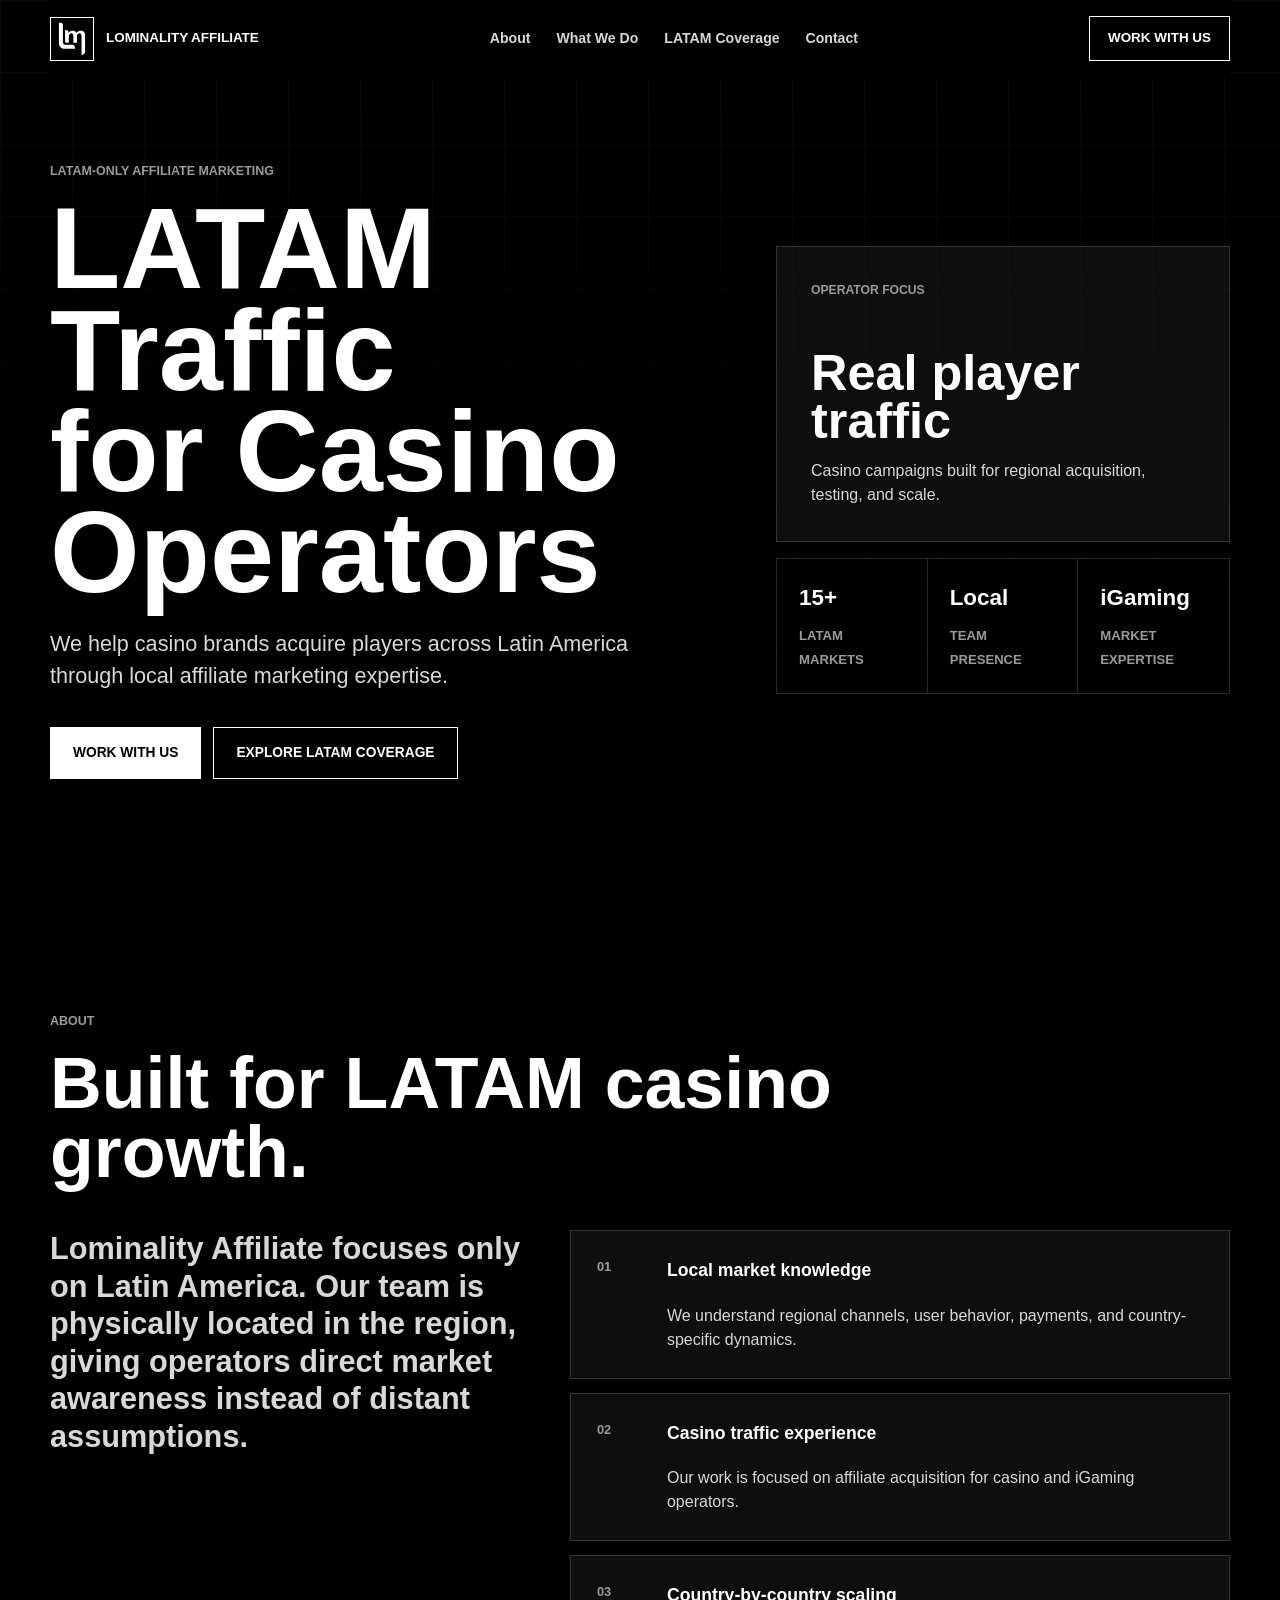
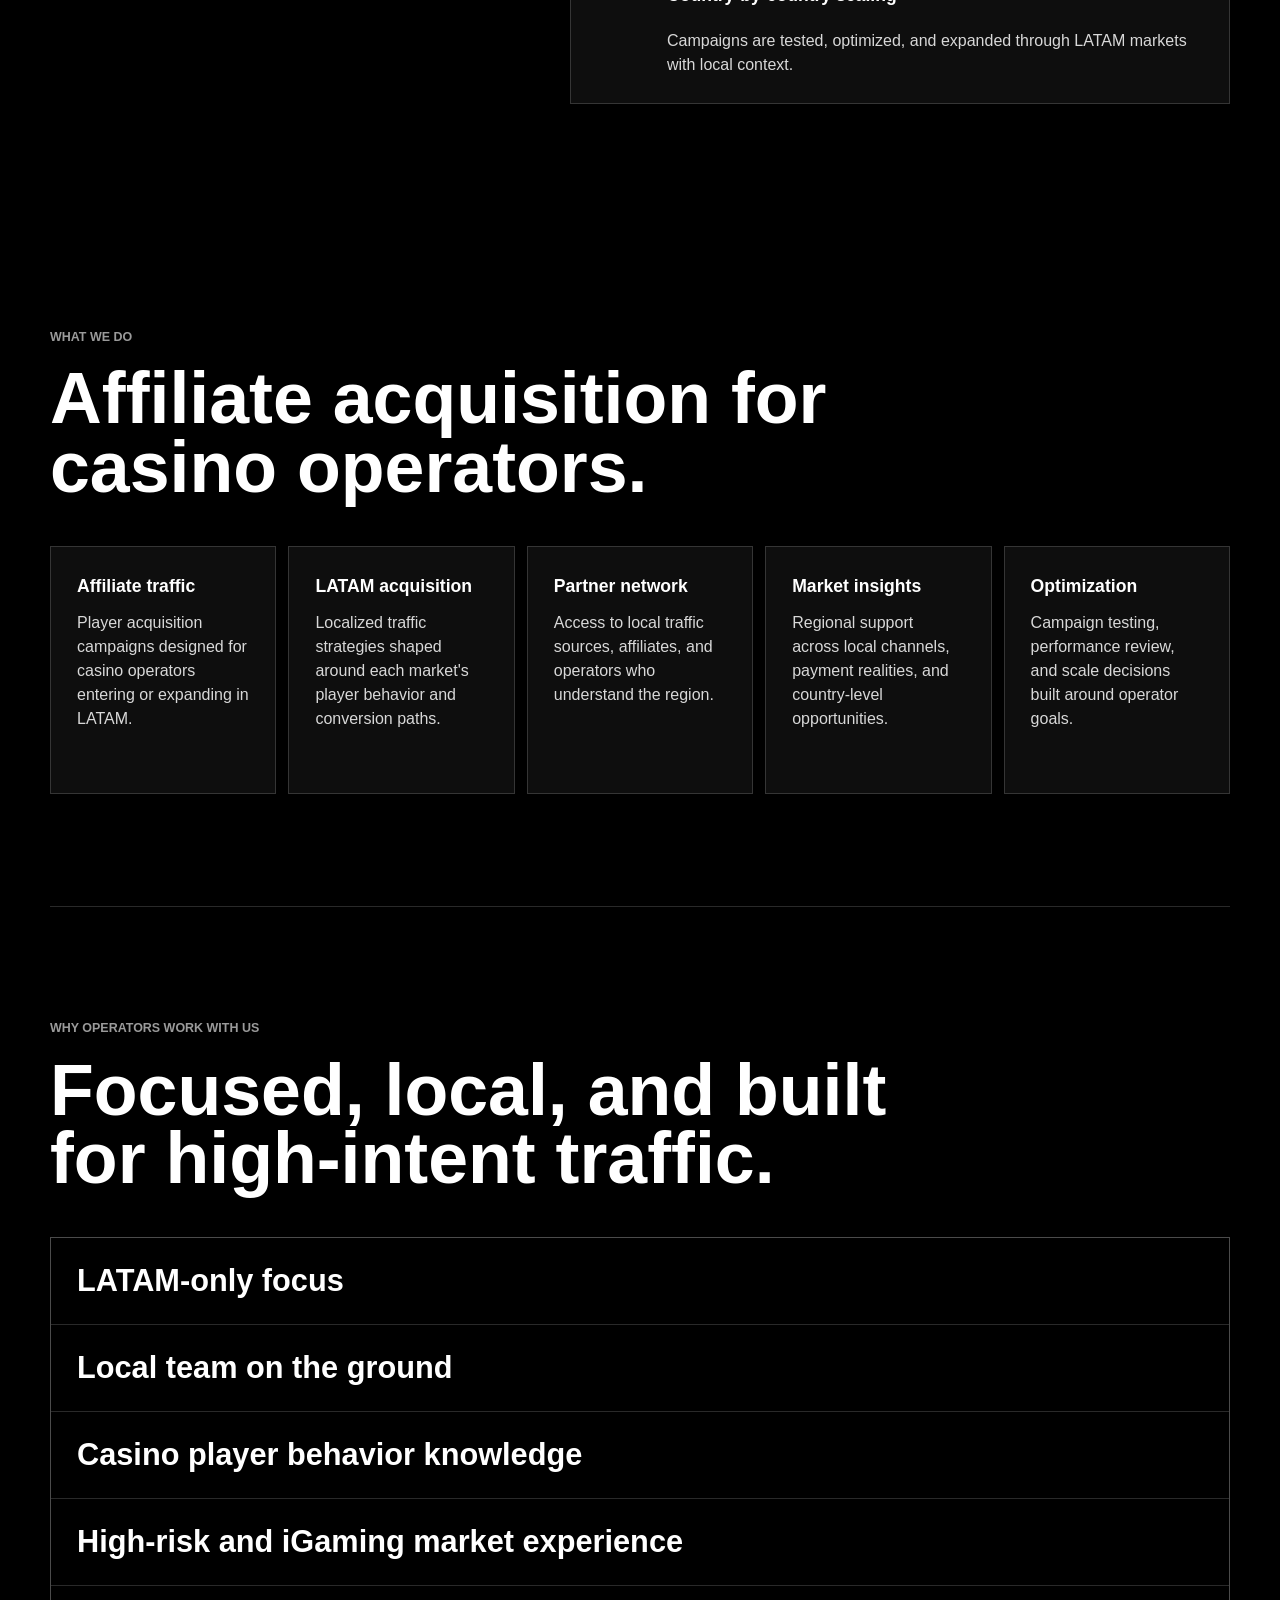
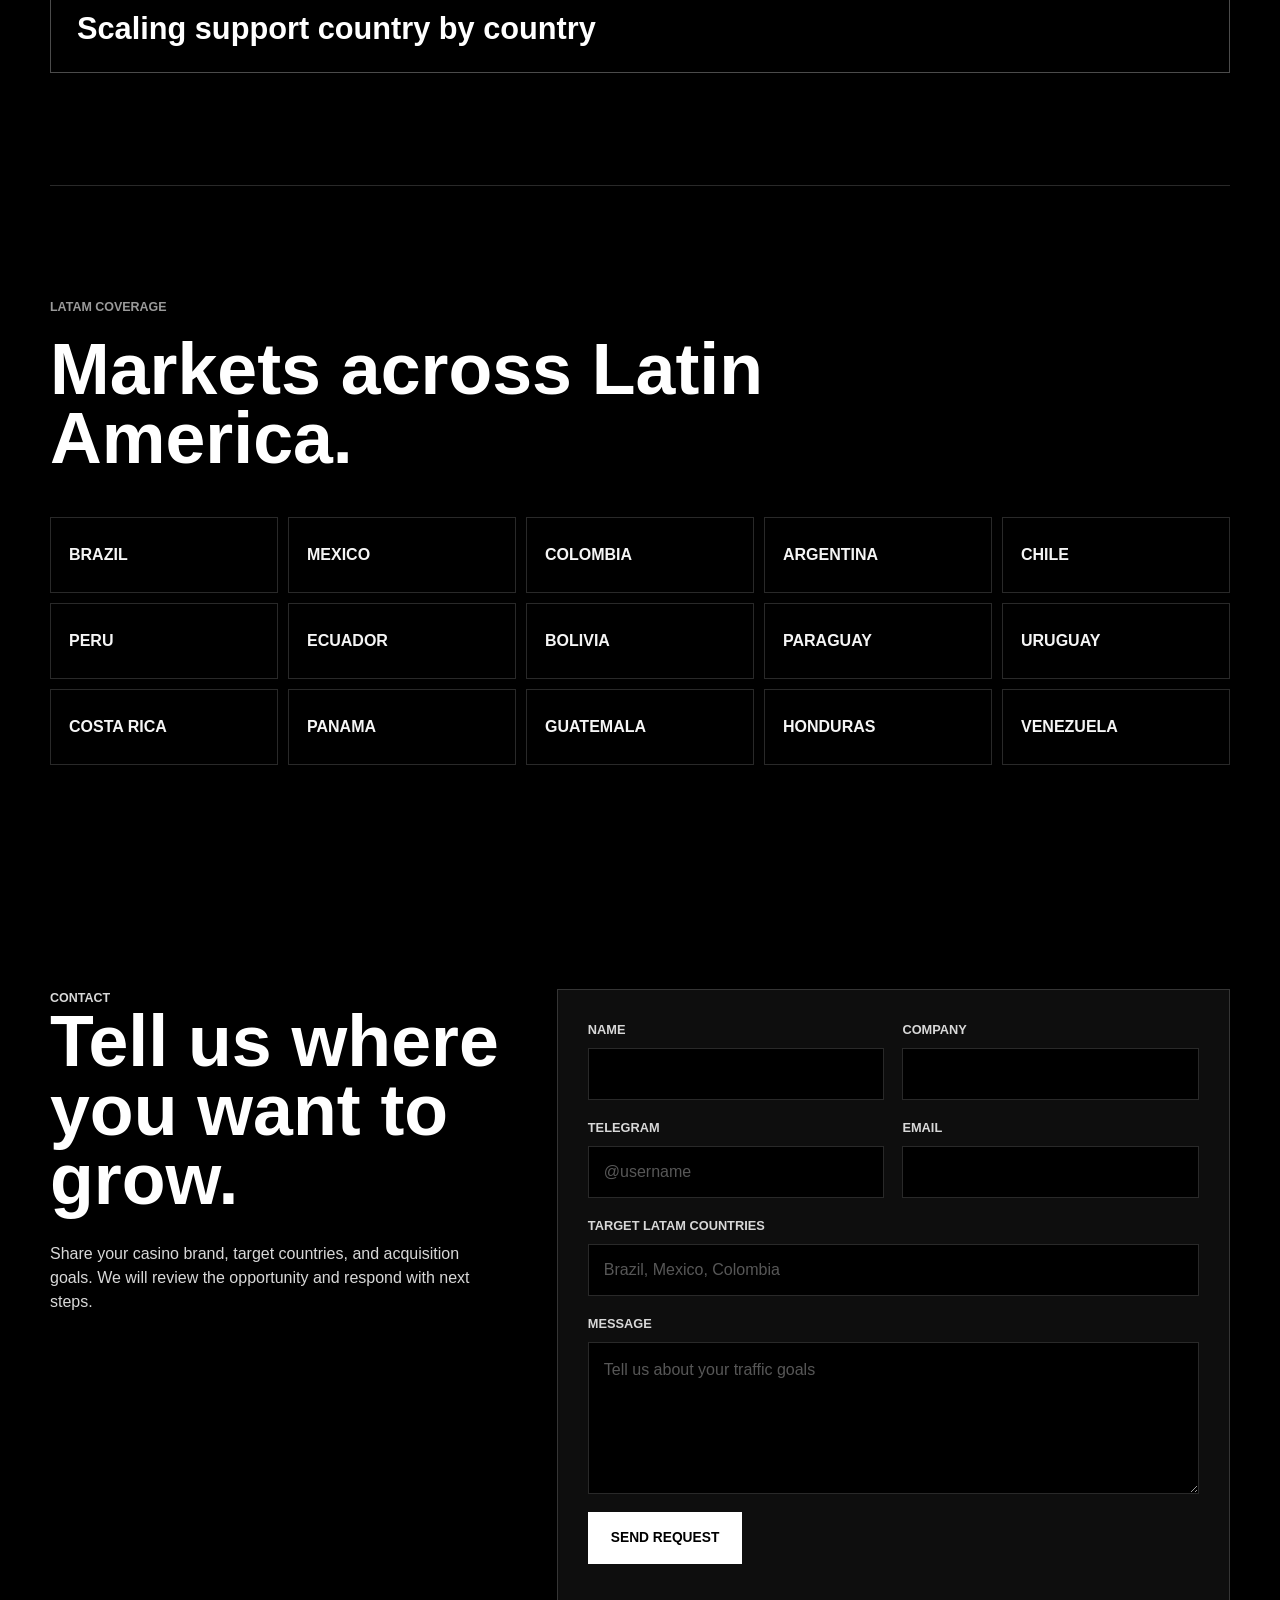
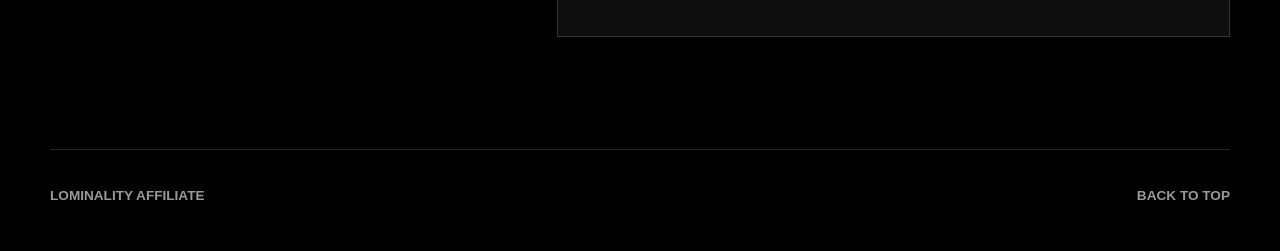
<file: index.html>
<!doctype html>
<html lang="en">
  <head>
    <meta charset="utf-8">
    <meta name="viewport" content="width=device-width, initial-scale=1">
    <meta
      name="description"
      content="Lominality Affiliate helps casino operators acquire LATAM players through local affiliate marketing expertise."
    >
    <title>Lominality Affiliate | LATAM Traffic for Casino Operators</title>
    <link rel="icon" href="Lominality Square.jpg" type="image/jpeg">
    <link rel="stylesheet" href="styles.css">
  </head>
  <body>
    <header class="site-header" data-header>
      <a class="brand" href="#top" aria-label="Lominality Affiliate home">
        <img src="Lominality Square.jpg" alt="Lominality Affiliate logo" class="brand__mark">
        <span class="brand__name">Lominality Affiliate</span>
      </a>

      <nav class="site-nav" aria-label="Main navigation">
        <a href="#about">About</a>
        <a href="#services">What We Do</a>
        <a href="#coverage">LATAM Coverage</a>
        <a href="#contact">Contact</a>
      </nav>

      <a class="header-cta" href="#contact">Work With Us</a>
    </header>

    <main id="top">
      <section class="hero section">
        <div class="hero__content reveal">
          <p class="eyebrow">LATAM-only affiliate marketing</p>
          <h1>
            <span>LATAM Traffic</span>
            <span>for Casino</span>
            <span>Operators</span>
          </h1>
          <p class="hero__copy">
            We help casino brands acquire players across Latin America through local affiliate marketing expertise.
          </p>
          <div class="hero__actions">
            <a class="button button--primary" href="#contact">Work With Us</a>
            <a class="button button--secondary" href="#coverage">Explore LATAM Coverage</a>
          </div>
        </div>

        <div class="hero__panel reveal" aria-label="Lominality Affiliate focus">
          <div class="signal-card signal-card--main">
            <span class="signal-card__label">Operator focus</span>
            <strong>Real player traffic</strong>
            <p>Casino campaigns built for regional acquisition, testing, and scale.</p>
          </div>
          <div class="metric-strip">
            <div>
              <strong>15+</strong>
              <span>LATAM markets</span>
            </div>
            <div>
              <strong>Local</strong>
              <span>Team presence</span>
            </div>
            <div>
              <strong>iGaming</strong>
              <span>Market expertise</span>
            </div>
          </div>
        </div>
      </section>

      <section class="section about" id="about">
        <div class="section__intro reveal">
          <p class="eyebrow">About</p>
          <h2>Built for LATAM casino growth.</h2>
        </div>
        <div class="about__grid">
          <p class="large-copy reveal">
            Lominality Affiliate focuses only on Latin America. Our team is physically located in the region, giving operators direct market awareness instead of distant assumptions.
          </p>
          <div class="about__points reveal">
            <article>
              <span>01</span>
              <h3>Local market knowledge</h3>
              <p>We understand regional channels, user behavior, payments, and country-specific dynamics.</p>
            </article>
            <article>
              <span>02</span>
              <h3>Casino traffic experience</h3>
              <p>Our work is focused on affiliate acquisition for casino and iGaming operators.</p>
            </article>
            <article>
              <span>03</span>
              <h3>Country-by-country scaling</h3>
              <p>Campaigns are tested, optimized, and expanded through LATAM markets with local context.</p>
            </article>
          </div>
        </div>
      </section>

      <section class="section" id="services">
        <div class="section__intro reveal">
          <p class="eyebrow">What We Do</p>
          <h2>Affiliate acquisition for casino operators.</h2>
        </div>
        <div class="card-grid">
          <article class="service-card reveal">
            <h3>Affiliate traffic</h3>
            <p>Player acquisition campaigns designed for casino operators entering or expanding in LATAM.</p>
          </article>
          <article class="service-card reveal">
            <h3>LATAM acquisition</h3>
            <p>Localized traffic strategies shaped around each market's player behavior and conversion paths.</p>
          </article>
          <article class="service-card reveal">
            <h3>Partner network</h3>
            <p>Access to local traffic sources, affiliates, and operators who understand the region.</p>
          </article>
          <article class="service-card reveal">
            <h3>Market insights</h3>
            <p>Regional support across local channels, payment realities, and country-level opportunities.</p>
          </article>
          <article class="service-card reveal">
            <h3>Optimization</h3>
            <p>Campaign testing, performance review, and scale decisions built around operator goals.</p>
          </article>
        </div>
      </section>

      <section class="section operator-section">
        <div class="section__intro reveal">
          <p class="eyebrow">Why Operators Work With Us</p>
          <h2>Focused, local, and built for high-intent traffic.</h2>
        </div>
        <div class="operator-list reveal">
          <div><span>LATAM-only focus</span></div>
          <div><span>Local team on the ground</span></div>
          <div><span>Casino player behavior knowledge</span></div>
          <div><span>High-risk and iGaming market experience</span></div>
          <div><span>Scaling support country by country</span></div>
        </div>
      </section>

      <section class="section coverage" id="coverage">
        <div class="section__intro reveal">
          <p class="eyebrow">LATAM Coverage</p>
          <h2>Markets across Latin America.</h2>
        </div>
        <div class="country-grid reveal" aria-label="LATAM countries covered">
          <span>Brazil</span>
          <span>Mexico</span>
          <span>Colombia</span>
          <span>Argentina</span>
          <span>Chile</span>
          <span>Peru</span>
          <span>Ecuador</span>
          <span>Bolivia</span>
          <span>Paraguay</span>
          <span>Uruguay</span>
          <span>Costa Rica</span>
          <span>Panama</span>
          <span>Guatemala</span>
          <span>Honduras</span>
          <span>Venezuela</span>
        </div>
      </section>

      <section class="section contact" id="contact">
        <div class="contact__copy reveal">
          <p class="eyebrow">Contact</p>
          <h2>Tell us where you want to grow.</h2>
          <p>
            Share your casino brand, target countries, and acquisition goals. We will review the opportunity and respond with next steps.
          </p>
        </div>

        <form class="lead-form reveal" data-lead-form>
          <div class="form-grid">
            <label>
              <span>Name</span>
              <input type="text" name="name" autocomplete="name" required>
            </label>
            <label>
              <span>Company</span>
              <input type="text" name="company" autocomplete="organization" required>
            </label>
            <label>
              <span>Telegram</span>
              <input type="text" name="telegram" placeholder="@username">
            </label>
            <label>
              <span>Email</span>
              <input type="email" name="email" autocomplete="email" required>
            </label>
          </div>
          <label>
            <span>Target LATAM countries</span>
            <input type="text" name="countries" placeholder="Brazil, Mexico, Colombia">
          </label>
          <label>
            <span>Message</span>
            <textarea name="message" rows="5" placeholder="Tell us about your traffic goals"></textarea>
          </label>
          <button class="button button--primary" type="submit">Send Request</button>
          <p class="form-status" role="status" aria-live="polite" data-form-status></p>
        </form>
      </section>
    </main>

    <footer class="site-footer">
      <span>Lominality Affiliate</span>
      <a href="#top">Back to top</a>
    </footer>

    <script src="script.js"></script>
  </body>
</html>
</file>
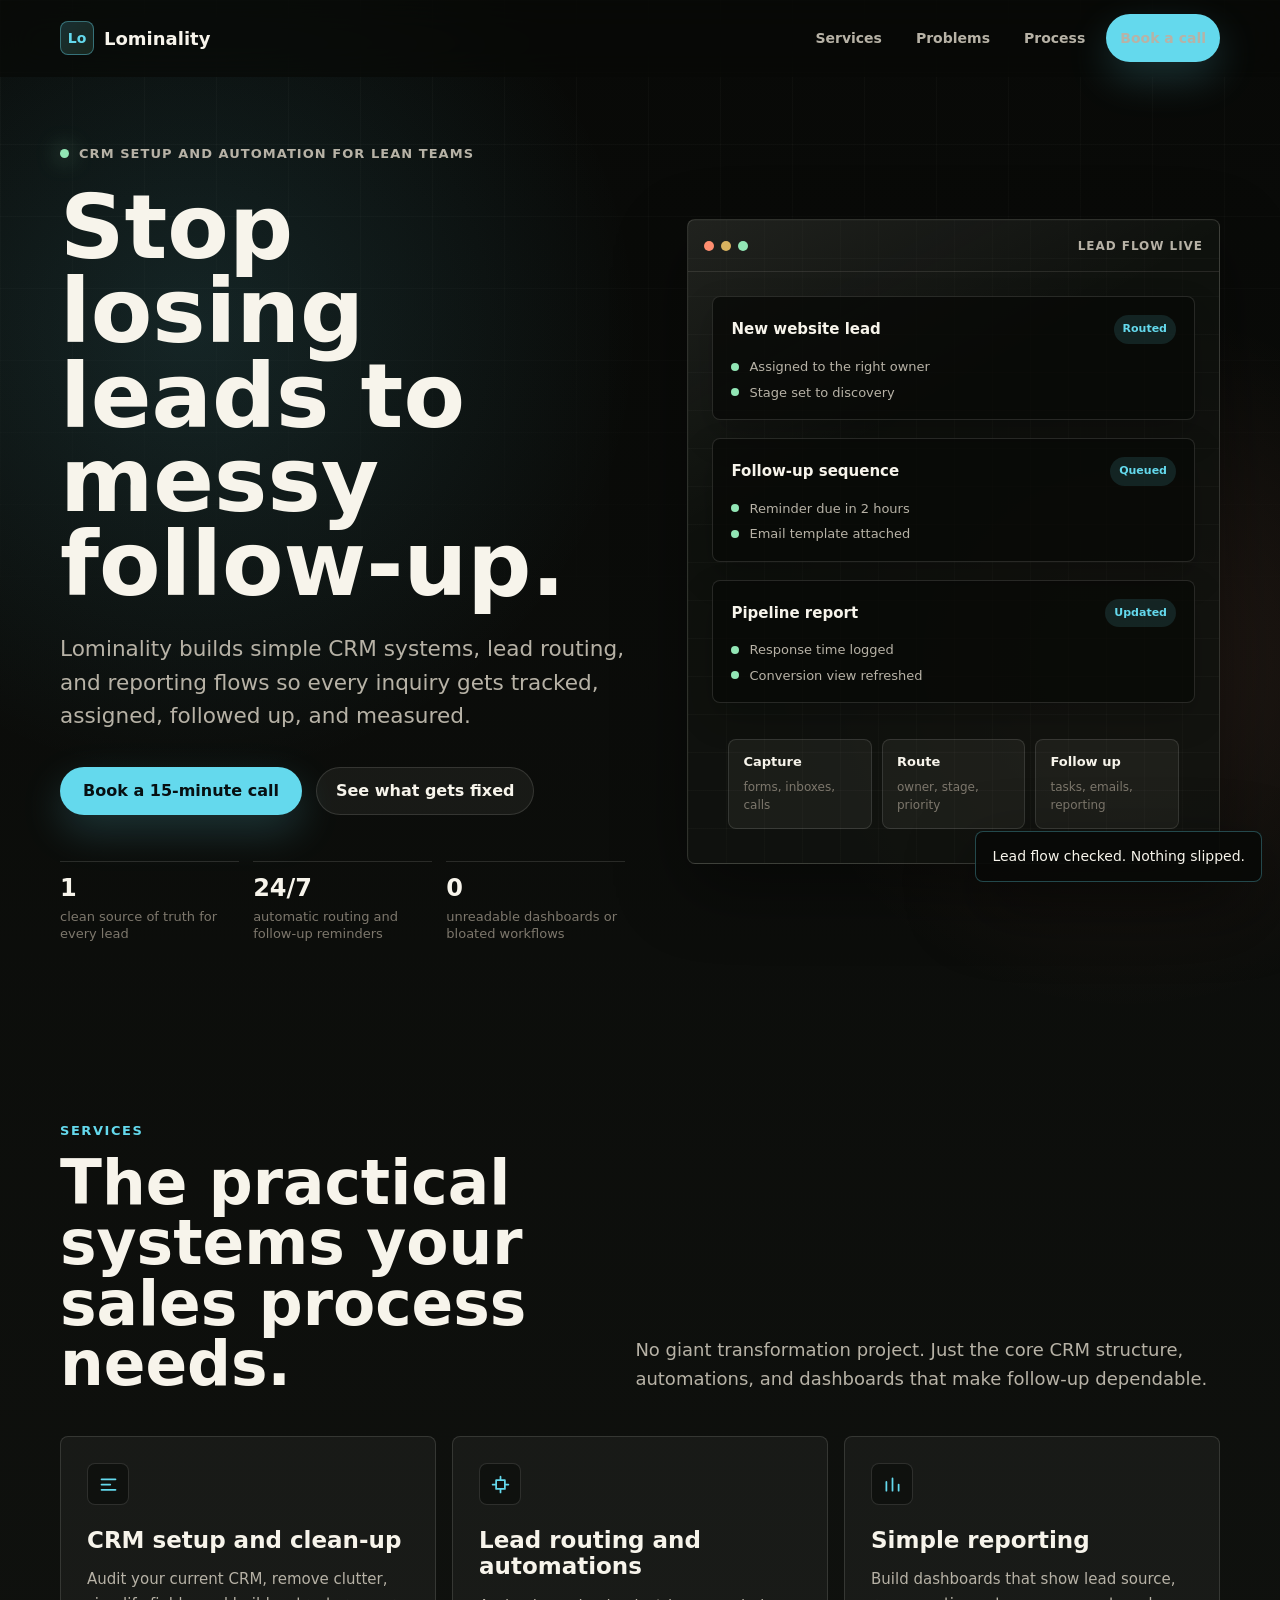
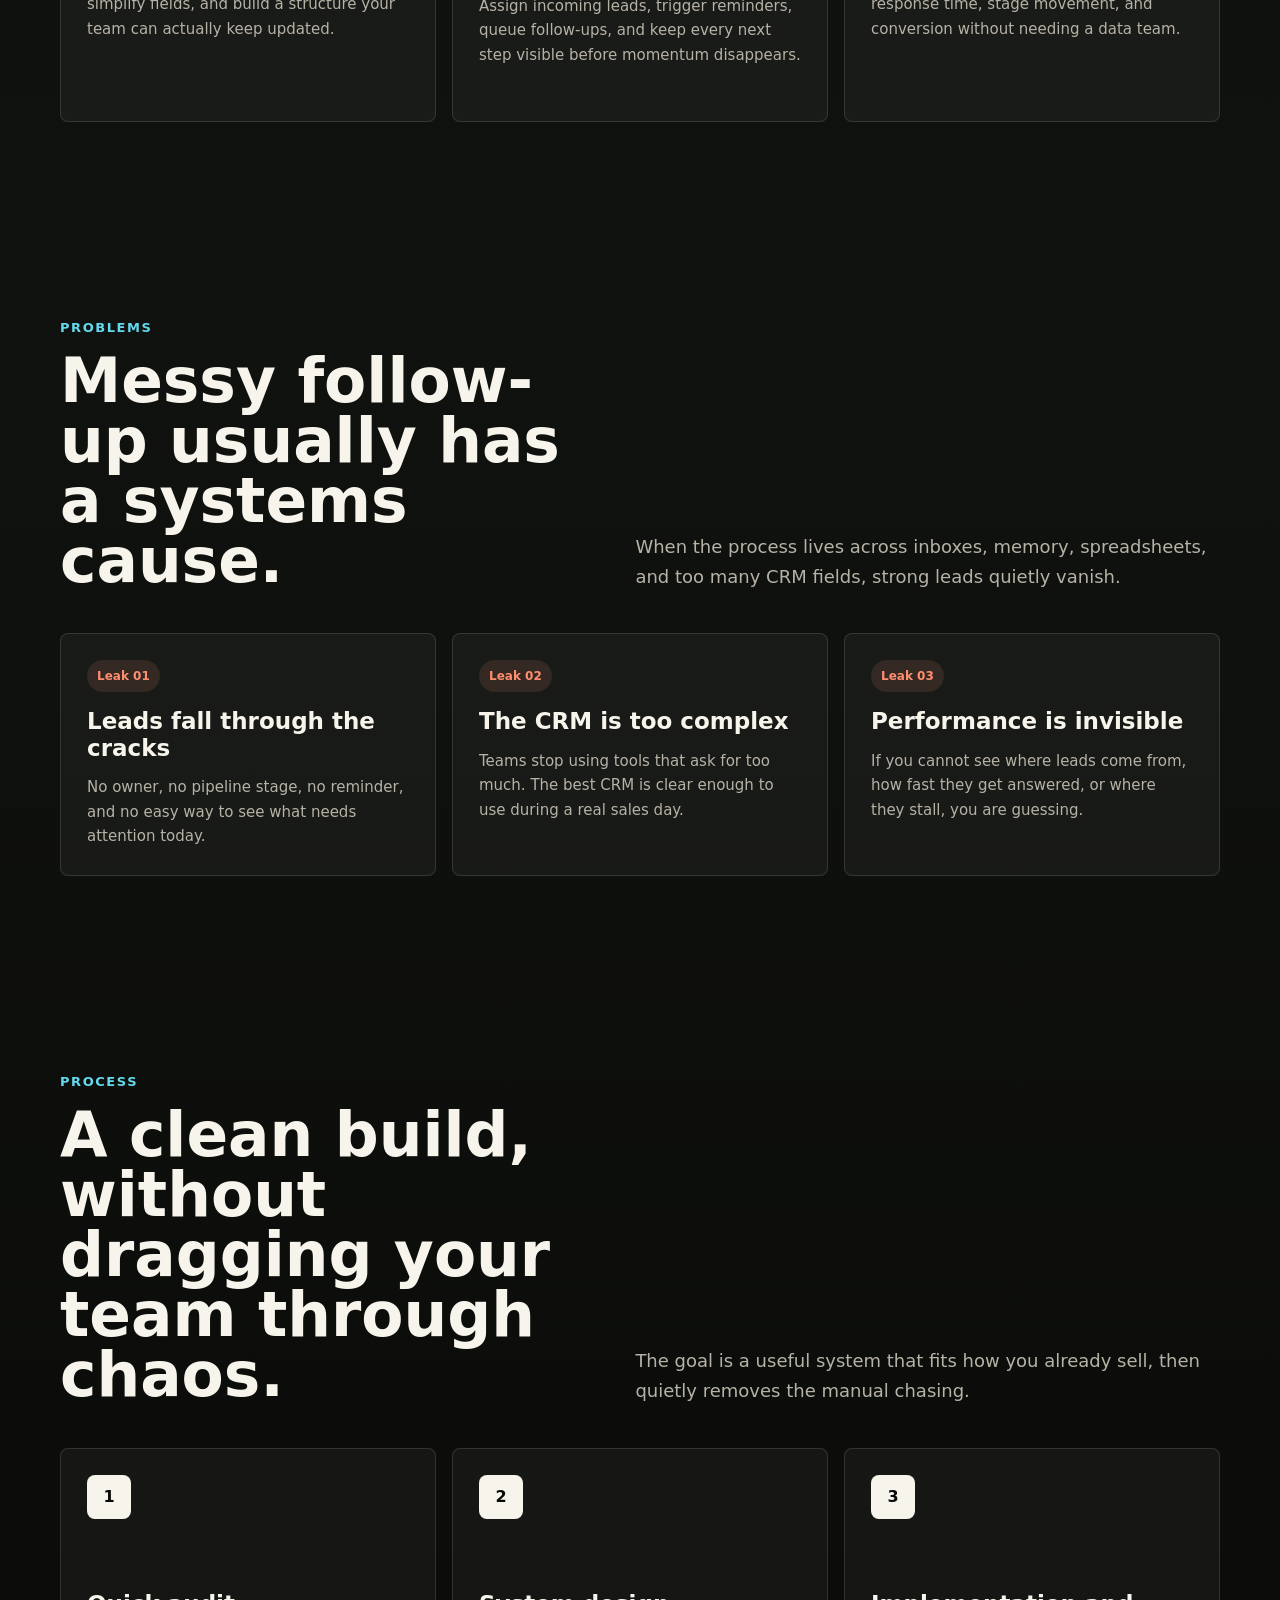
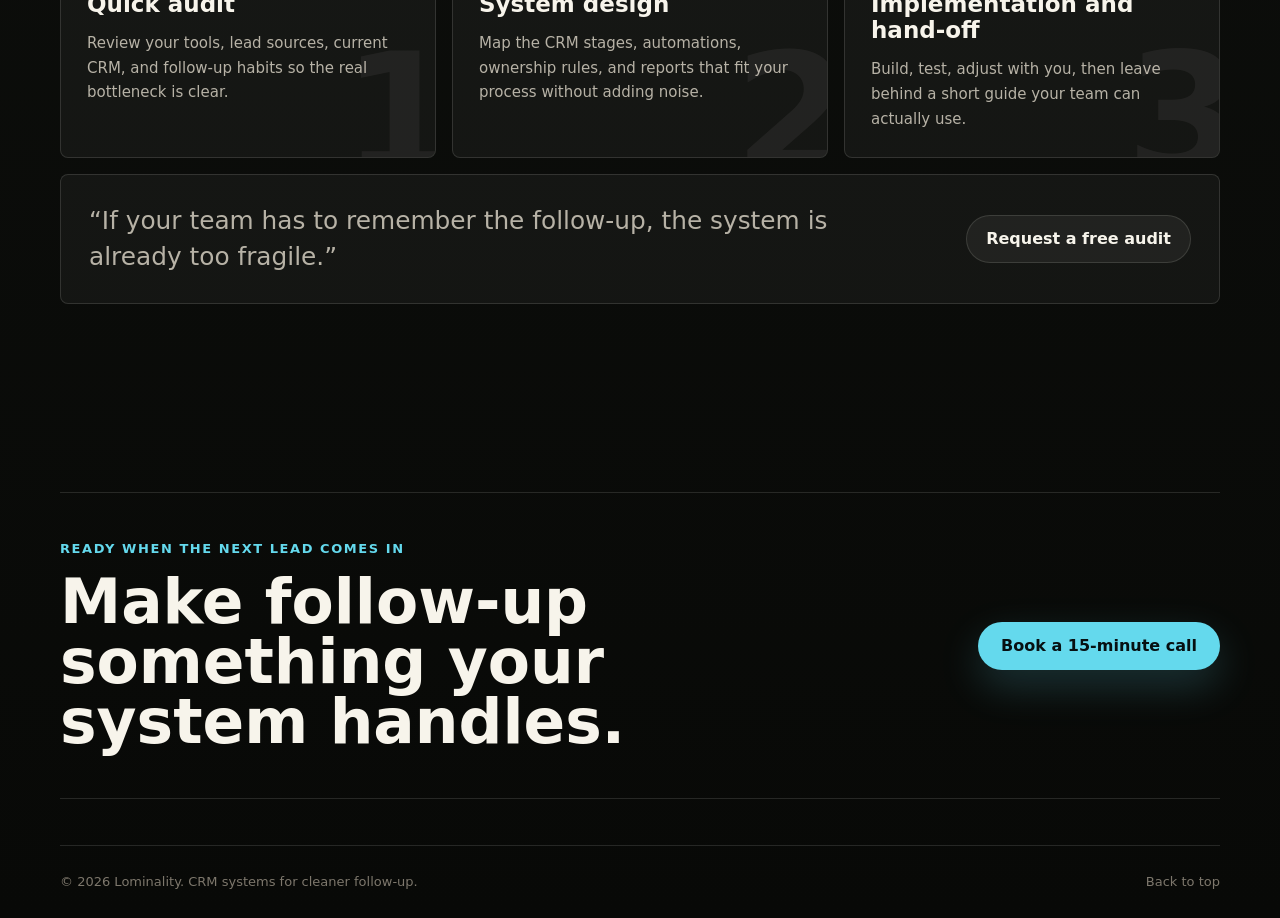
<file: lominality_website.html>
<!DOCTYPE html>
<html lang="en">
<head>
    <meta charset="UTF-8">
    <meta name="viewport" content="width=device-width, initial-scale=1.0">
    <meta name="description" content="Lominality builds clean CRM and automation systems so every lead gets contacted, every time.">
    <title>Lominality - CRM Systems That Stop Lead Leakage</title>
    <style>
        :root {
            --ink: #f7f4eb;
            --muted: #b7b2a6;
            --quiet: #7d776c;
            --black: #080907;
            --charcoal: #11130f;
            --line: rgba(247, 244, 235, 0.13);
            --cyan: #64d9ed;
            --mint: #92e6b5;
            --coral: #ff8e70;
            --gold: #d8b25f;
            --shadow: 0 24px 70px rgba(0, 0, 0, 0.42);
        }

        * {
            box-sizing: border-box;
            margin: 0;
            padding: 0;
        }

        html {
            scroll-behavior: smooth;
        }

        body {
            min-width: 320px;
            background:
                radial-gradient(circle at 15% 8%, rgba(100, 217, 237, 0.13), transparent 28rem),
                radial-gradient(circle at 88% 16%, rgba(255, 142, 112, 0.1), transparent 22rem),
                linear-gradient(180deg, #080907 0%, #10120f 46%, #080907 100%);
            color: var(--ink);
            font-family: Inter, ui-sans-serif, system-ui, -apple-system, BlinkMacSystemFont, "Segoe UI", sans-serif;
            line-height: 1.5;
            overflow-x: hidden;
        }

        body.nav-open {
            overflow: hidden;
        }

        a {
            color: inherit;
            text-decoration: none;
        }

        button,
        input,
        textarea {
            font: inherit;
        }

        .page-shell {
            position: relative;
            isolation: isolate;
        }

        .page-shell::before {
            position: fixed;
            inset: 0;
            z-index: -2;
            pointer-events: none;
            content: "";
            background-image:
                linear-gradient(rgba(247, 244, 235, 0.04) 1px, transparent 1px),
                linear-gradient(90deg, rgba(247, 244, 235, 0.035) 1px, transparent 1px);
            background-size: 72px 72px;
            mask-image: linear-gradient(to bottom, rgba(0, 0, 0, 0.85), transparent 82%);
        }

        .container {
            width: min(1160px, calc(100% - 40px));
            margin-inline: auto;
        }

        .site-header {
            position: sticky;
            top: 0;
            z-index: 30;
            border-bottom: 1px solid transparent;
            background: rgba(8, 9, 7, 0.68);
            backdrop-filter: blur(18px);
            transition: border-color 180ms ease, background 180ms ease;
        }

        .site-header.is-scrolled {
            border-color: var(--line);
            background: rgba(8, 9, 7, 0.88);
        }

        .nav {
            display: flex;
            min-height: 76px;
            align-items: center;
            justify-content: space-between;
            gap: 18px;
        }

        .logo {
            display: inline-flex;
            align-items: center;
            gap: 10px;
            font-size: 18px;
            font-weight: 760;
            letter-spacing: 0;
        }

        .logo-mark {
            display: grid;
            width: 34px;
            height: 34px;
            place-items: center;
            border: 1px solid rgba(100, 217, 237, 0.4);
            border-radius: 8px;
            background: linear-gradient(135deg, rgba(100, 217, 237, 0.18), rgba(146, 230, 181, 0.12));
            color: var(--cyan);
            font-size: 14px;
            font-weight: 800;
        }

        .nav-links {
            display: flex;
            align-items: center;
            gap: 8px;
        }

        .nav-links a {
            border-radius: 999px;
            color: var(--muted);
            font-size: 14px;
            font-weight: 650;
            padding: 10px 13px;
            transition: color 180ms ease, background 180ms ease;
        }

        .nav-links a:hover,
        .nav-links a.is-active {
            background: rgba(247, 244, 235, 0.07);
            color: var(--ink);
        }

        .menu-button {
            display: none;
            width: 42px;
            height: 42px;
            place-items: center;
            border: 1px solid var(--line);
            border-radius: 8px;
            background: rgba(247, 244, 235, 0.05);
            color: var(--ink);
            cursor: pointer;
        }

        .menu-button span,
        .menu-button span::before,
        .menu-button span::after {
            display: block;
            width: 18px;
            height: 2px;
            border-radius: 999px;
            background: currentColor;
            transition: transform 180ms ease, opacity 180ms ease;
        }

        .menu-button span {
            position: relative;
        }

        .menu-button span::before,
        .menu-button span::after {
            position: absolute;
            left: 0;
            content: "";
        }

        .menu-button span::before {
            top: -6px;
        }

        .menu-button span::after {
            top: 6px;
        }

        body.nav-open .menu-button span {
            transform: rotate(45deg);
        }

        body.nav-open .menu-button span::before {
            opacity: 0;
        }

        body.nav-open .menu-button span::after {
            transform: translateY(-6px) rotate(-90deg);
        }

        .button {
            display: inline-flex;
            min-height: 48px;
            align-items: center;
            justify-content: center;
            gap: 9px;
            border: 1px solid transparent;
            border-radius: 999px;
            cursor: pointer;
            font-weight: 760;
            line-height: 1;
            transition: transform 180ms ease, box-shadow 180ms ease, background 180ms ease, border-color 180ms ease;
            white-space: nowrap;
        }

        .button:hover {
            transform: translateY(-2px);
        }

        .button-primary {
            background: var(--cyan);
            box-shadow: 0 16px 42px rgba(100, 217, 237, 0.2);
            color: #071012;
            padding: 0 22px;
        }

        .button-primary:hover {
            background: #78e7f7;
            box-shadow: 0 18px 48px rgba(100, 217, 237, 0.28);
        }

        .button-secondary {
            border-color: var(--line);
            background: rgba(247, 244, 235, 0.055);
            color: var(--ink);
            padding: 0 19px;
        }

        .button-secondary:hover {
            border-color: rgba(247, 244, 235, 0.28);
            background: rgba(247, 244, 235, 0.09);
        }

        .hero {
            display: grid;
            min-height: calc(100vh - 76px);
            align-items: center;
            gap: 62px;
            grid-template-columns: minmax(0, 1.03fr) minmax(360px, 0.97fr);
            padding: 64px 0 80px;
        }

        .eyebrow {
            display: inline-flex;
            align-items: center;
            gap: 10px;
            margin-bottom: 22px;
            color: var(--muted);
            font-size: 13px;
            font-weight: 720;
            letter-spacing: 0.08em;
            text-transform: uppercase;
        }

        .eyebrow::before {
            width: 9px;
            height: 9px;
            border-radius: 999px;
            background: var(--mint);
            box-shadow: 0 0 22px rgba(146, 230, 181, 0.75);
            content: "";
        }

        h1 {
            max-width: 780px;
            font-size: clamp(3.15rem, 7vw, 6.7rem);
            font-weight: 810;
            letter-spacing: 0;
            line-height: 0.94;
        }

        .hero-copy {
            max-width: 650px;
            margin-top: 26px;
            color: var(--muted);
            font-size: clamp(1.05rem, 2vw, 1.35rem);
            line-height: 1.55;
        }

        .hero-actions {
            display: flex;
            flex-wrap: wrap;
            gap: 14px;
            margin-top: 34px;
        }

        .proof-row {
            display: grid;
            max-width: 630px;
            margin-top: 46px;
            gap: 14px;
            grid-template-columns: repeat(3, minmax(0, 1fr));
        }

        .proof-item {
            border-top: 1px solid var(--line);
            padding-top: 14px;
        }

        .proof-item strong {
            display: block;
            color: var(--ink);
            font-size: 24px;
            line-height: 1;
        }

        .proof-item span {
            display: block;
            margin-top: 8px;
            color: var(--quiet);
            font-size: 13px;
            line-height: 1.35;
        }

        .system-visual {
            position: relative;
            display: flex;
            flex-direction: column;
            min-height: 560px;
            border: 1px solid rgba(247, 244, 235, 0.14);
            border-radius: 8px;
            background:
                linear-gradient(150deg, rgba(247, 244, 235, 0.08), transparent 34%),
                rgba(17, 19, 15, 0.8);
            box-shadow: var(--shadow);
            overflow: hidden;
        }

        .system-visual::before {
            position: absolute;
            inset: 0;
            background-image:
                linear-gradient(rgba(247, 244, 235, 0.045) 1px, transparent 1px),
                linear-gradient(90deg, rgba(247, 244, 235, 0.035) 1px, transparent 1px);
            background-size: 38px 38px;
            content: "";
            opacity: 0.6;
        }

        .visual-topbar {
            position: relative;
            flex: 0 0 auto;
            display: flex;
            height: 52px;
            align-items: center;
            justify-content: space-between;
            border-bottom: 1px solid rgba(247, 244, 235, 0.1);
            padding: 0 16px;
        }

        .traffic {
            display: flex;
            gap: 7px;
        }

        .traffic span {
            width: 10px;
            height: 10px;
            border-radius: 999px;
            background: var(--coral);
        }

        .traffic span:nth-child(2) {
            background: var(--gold);
        }

        .traffic span:nth-child(3) {
            background: var(--mint);
        }

        .visual-status {
            color: var(--muted);
            font-size: 12px;
            font-weight: 720;
            letter-spacing: 0.08em;
            text-transform: uppercase;
        }

        .pipeline {
            position: relative;
            display: grid;
            flex: 1 1 auto;
            gap: 18px;
            padding: 24px 24px 160px;
        }

        .lead-card {
            position: relative;
            border: 1px solid rgba(247, 244, 235, 0.13);
            border-radius: 8px;
            background: rgba(8, 9, 7, 0.78);
            padding: 18px;
            box-shadow: 0 15px 34px rgba(0, 0, 0, 0.2);
            transform: translateY(18px);
            opacity: 0;
            transition: opacity 700ms ease, transform 700ms ease, border-color 220ms ease;
        }

        .lead-card.is-visible {
            opacity: 1;
            transform: translateY(0);
        }

        .lead-card:hover {
            border-color: rgba(100, 217, 237, 0.42);
        }

        .lead-head {
            display: flex;
            align-items: center;
            justify-content: space-between;
            gap: 12px;
            margin-bottom: 14px;
        }

        .lead-name {
            font-size: 15px;
            font-weight: 780;
        }

        .tag {
            flex: 0 0 auto;
            border-radius: 999px;
            background: rgba(100, 217, 237, 0.12);
            color: var(--cyan);
            font-size: 11px;
            font-weight: 760;
            padding: 6px 9px;
            white-space: nowrap;
        }

        .lead-meta {
            display: grid;
            gap: 8px;
        }

        .lead-line {
            display: flex;
            align-items: center;
            gap: 10px;
            color: var(--muted);
            font-size: 13px;
            line-height: 1.35;
        }

        .lead-line::before {
            flex: 0 0 auto;
            width: 8px;
            height: 8px;
            border-radius: 999px;
            background: var(--mint);
            content: "";
        }

        .automation-path {
            position: absolute;
            right: 40px;
            bottom: 34px;
            left: 40px;
            display: grid;
            gap: 10px;
            grid-template-columns: repeat(3, minmax(0, 1fr));
        }

        .path-step {
            position: relative;
            min-height: 82px;
            border: 1px solid rgba(247, 244, 235, 0.12);
            border-radius: 8px;
            background: rgba(247, 244, 235, 0.05);
            padding: 14px;
            overflow: hidden;
        }

        .path-step::after {
            position: absolute;
            inset: auto 0 0;
            height: 3px;
            background: linear-gradient(90deg, var(--cyan), var(--mint), var(--coral));
            content: "";
            transform: scaleX(0);
            transform-origin: left;
        }

        .path-step.is-running::after {
            animation: fillLine 2.7s ease-in-out infinite;
        }

        .path-step strong {
            display: block;
            font-size: 13px;
            line-height: 1.25;
        }

        .path-step span {
            display: block;
            margin-top: 8px;
            color: var(--quiet);
            font-size: 12px;
        }

        .section {
            padding: 98px 0;
        }

        .section-header {
            display: grid;
            align-items: end;
            gap: 20px;
            grid-template-columns: 0.95fr 1fr;
            margin-bottom: 42px;
        }

        .kicker {
            color: var(--cyan);
            font-size: 13px;
            font-weight: 820;
            letter-spacing: 0.12em;
            text-transform: uppercase;
        }

        h2 {
            margin-top: 13px;
            font-size: clamp(2.25rem, 4.8vw, 4.6rem);
            font-weight: 810;
            letter-spacing: 0;
            line-height: 0.98;
        }

        .section-lede {
            color: var(--muted);
            font-size: 18px;
            line-height: 1.65;
        }

        .service-grid,
        .problem-grid {
            display: grid;
            gap: 16px;
            grid-template-columns: repeat(3, minmax(0, 1fr));
        }

        .service-card,
        .problem-card,
        .step-card,
        .quote-panel {
            border: 1px solid var(--line);
            border-radius: 8px;
            background: rgba(247, 244, 235, 0.045);
        }

        .service-card,
        .problem-card {
            min-height: 286px;
            padding: 26px;
            transition: transform 220ms ease, border-color 220ms ease, background 220ms ease;
        }

        .service-card:hover,
        .problem-card:hover {
            border-color: rgba(100, 217, 237, 0.4);
            background: rgba(247, 244, 235, 0.065);
            transform: translateY(-4px);
        }

        .card-icon {
            display: grid;
            width: 42px;
            height: 42px;
            place-items: center;
            margin-bottom: 22px;
            border: 1px solid rgba(247, 244, 235, 0.13);
            border-radius: 8px;
            background: rgba(8, 9, 7, 0.46);
            color: var(--cyan);
        }

        .card-icon svg {
            width: 21px;
            height: 21px;
        }

        h3 {
            font-size: 23px;
            font-weight: 760;
            letter-spacing: 0;
            line-height: 1.14;
        }

        .service-card p,
        .problem-card p,
        .step-card p {
            margin-top: 14px;
            color: var(--muted);
            font-size: 15px;
            line-height: 1.65;
        }

        .problem-card {
            min-height: 230px;
        }

        .problem-card strong {
            display: inline-flex;
            margin-bottom: 16px;
            border-radius: 999px;
            background: rgba(255, 142, 112, 0.12);
            color: var(--coral);
            font-size: 12px;
            font-weight: 800;
            padding: 7px 10px;
        }

        .workflow {
            display: grid;
            gap: 16px;
            grid-template-columns: repeat(3, minmax(0, 1fr));
        }

        .step-card {
            position: relative;
            min-height: 300px;
            padding: 26px;
            overflow: hidden;
        }

        .step-card::after {
            position: absolute;
            right: -24px;
            bottom: -42px;
            color: rgba(247, 244, 235, 0.06);
            content: attr(data-step);
            font-size: 168px;
            font-weight: 820;
            line-height: 1;
        }

        .step-number {
            display: grid;
            width: 44px;
            height: 44px;
            place-items: center;
            margin-bottom: 72px;
            border-radius: 8px;
            background: var(--ink);
            color: var(--black);
            font-weight: 860;
        }

        .quote-panel {
            display: grid;
            align-items: center;
            gap: 28px;
            grid-template-columns: 1fr auto;
            margin-top: 16px;
            padding: 28px;
        }

        .quote-panel p {
            max-width: 780px;
            color: var(--muted);
            font-size: clamp(1.15rem, 2vw, 1.55rem);
            line-height: 1.45;
        }

        .footer-cta {
            padding: 90px 0 46px;
        }

        .cta-band {
            display: grid;
            align-items: center;
            gap: 30px;
            grid-template-columns: 1fr auto;
            border-block: 1px solid var(--line);
            padding: 46px 0;
        }

        .cta-band h2 {
            max-width: 780px;
        }

        .footer {
            display: flex;
            align-items: center;
            justify-content: space-between;
            gap: 20px;
            border-top: 1px solid var(--line);
            padding: 26px 0;
            color: var(--quiet);
            font-size: 13px;
        }

        .reveal {
            opacity: 0;
            transform: translateY(24px);
            transition: opacity 650ms ease, transform 650ms ease;
        }

        .reveal.is-visible {
            opacity: 1;
            transform: translateY(0);
        }

        .toast {
            position: fixed;
            right: 18px;
            bottom: 18px;
            z-index: 50;
            max-width: 310px;
            border: 1px solid rgba(100, 217, 237, 0.3);
            border-radius: 8px;
            background: rgba(8, 9, 7, 0.92);
            box-shadow: var(--shadow);
            color: var(--ink);
            font-size: 14px;
            padding: 14px 16px;
            transform: translateY(16px);
            opacity: 0;
            pointer-events: none;
            transition: opacity 220ms ease, transform 220ms ease;
        }

        .toast.is-visible {
            opacity: 1;
            transform: translateY(0);
        }

        @keyframes fillLine {
            0% {
                transform: scaleX(0);
            }
            55%,
            100% {
                transform: scaleX(1);
            }
        }

        @media (prefers-reduced-motion: reduce) {
            *,
            *::before,
            *::after {
                animation-duration: 0.01ms !important;
                animation-iteration-count: 1 !important;
                scroll-behavior: auto !important;
                transition-duration: 0.01ms !important;
            }
        }

        @media (max-width: 980px) {
            .container {
                width: min(100% - 32px, 720px);
            }

            .nav {
                min-height: 70px;
            }

            .nav-links {
                position: fixed;
                top: 70px;
                right: 16px;
                left: 16px;
                display: grid;
                border: 1px solid var(--line);
                border-radius: 8px;
                background: rgba(8, 9, 7, 0.96);
                box-shadow: var(--shadow);
                padding: 12px;
                transform: translateY(-12px);
                opacity: 0;
                pointer-events: none;
                transition: opacity 180ms ease, transform 180ms ease;
            }

            body.nav-open .nav-links {
                opacity: 1;
                pointer-events: auto;
                transform: translateY(0);
            }

            .nav-links a {
                padding: 14px;
            }

            .nav-links .button {
                width: 100%;
                margin-top: 4px;
            }

            .menu-button {
                display: grid;
            }

            .hero {
                min-height: auto;
                grid-template-columns: 1fr;
                gap: 34px;
                padding: 56px 0 68px;
            }

            .system-visual {
                min-height: 520px;
            }

            .section {
                padding: 76px 0;
            }

            .section-header,
            .cta-band,
            .quote-panel {
                grid-template-columns: 1fr;
            }

            .section-header {
                margin-bottom: 30px;
            }

            .service-grid,
            .problem-grid,
            .workflow {
                grid-template-columns: 1fr;
            }

            .service-card,
            .problem-card,
            .step-card {
                min-height: auto;
            }

            .step-number {
                margin-bottom: 38px;
            }

            .quote-panel .button,
            .cta-band .button {
                justify-self: start;
            }
        }

        @media (max-width: 620px) {
            .container {
                width: min(100% - 28px, 520px);
            }

            .site-header {
                position: sticky;
            }

            .logo {
                font-size: 16px;
            }

            .logo-mark {
                width: 32px;
                height: 32px;
            }

            .hero {
                padding-top: 42px;
            }

            h1 {
                font-size: clamp(2.8rem, 14vw, 4.4rem);
            }

            .hero-copy,
            .section-lede {
                font-size: 16px;
            }

            .hero-actions,
            .proof-row {
                grid-template-columns: 1fr;
            }

            .hero-actions {
                display: grid;
            }

            .button {
                width: 100%;
            }

            .proof-row {
                display: grid;
                margin-top: 34px;
            }

            .system-visual {
                min-height: 0;
                overflow: visible;
            }

            .pipeline {
                gap: 12px;
                padding: 16px;
            }

            .lead-card {
                padding: 16px;
            }

            .lead-head {
                align-items: center;
                flex-direction: row;
                margin-bottom: 12px;
            }

            .lead-name {
                min-width: 0;
                overflow-wrap: anywhere;
            }

            .lead-line {
                align-items: flex-start;
                font-size: 12px;
            }

            .lead-line::before {
                margin-top: 4px;
            }

            .automation-path {
                position: relative;
                right: auto;
                bottom: auto;
                left: auto;
                margin: 0 16px 16px;
                grid-template-columns: 1fr;
            }

            .path-step {
                min-height: 0;
                padding: 12px 14px 14px;
            }

            .path-step strong,
            .path-step span {
                line-height: 1.25;
            }

            .section {
                padding: 64px 0;
            }

            h2 {
                font-size: clamp(2.2rem, 11vw, 3.6rem);
            }

            .service-card,
            .problem-card,
            .step-card,
            .quote-panel {
                padding: 22px;
            }

            h3 {
                font-size: 21px;
            }

            .footer-cta {
                padding-top: 62px;
            }

            .cta-band {
                padding: 34px 0;
            }

            .footer {
                align-items: flex-start;
                flex-direction: column;
            }
        }
    </style>
</head>
<body>
    <div class="page-shell">
        <header class="site-header" data-header>
            <nav class="nav container" aria-label="Primary navigation">
                <a href="#home" class="logo" aria-label="Lominality home">
                    <span class="logo-mark">Lo</span>
                    <span>Lominality</span>
                </a>

                <button class="menu-button" type="button" aria-label="Open navigation menu" aria-expanded="false" data-menu-button>
                    <span aria-hidden="true"></span>
                </button>

                <div class="nav-links" data-nav-links>
                    <a href="#services">Services</a>
                    <a href="#problems">Problems</a>
                    <a href="#process">Process</a>
                    <a href="https://calendar.app.google/Gyg8Z2e34V1AoTU7A" target="_blank" rel="noreferrer" class="button button-primary">Book a call</a>
                </div>
            </nav>
        </header>

        <main>
            <section class="hero container" id="home">
                <div class="reveal">
                    <p class="eyebrow">CRM setup and automation for lean teams</p>
                    <h1>Stop losing leads to messy follow-up.</h1>
                    <p class="hero-copy">Lominality builds simple CRM systems, lead routing, and reporting flows so every inquiry gets tracked, assigned, followed up, and measured.</p>

                    <div class="hero-actions">
                        <a href="https://calendar.app.google/Gyg8Z2e34V1AoTU7A" target="_blank" rel="noreferrer" class="button button-primary">Book a 15-minute call</a>
                        <a href="#services" class="button button-secondary">See what gets fixed</a>
                    </div>

                    <div class="proof-row" aria-label="Lominality outcomes">
                        <div class="proof-item">
                            <strong>1</strong>
                            <span>clean source of truth for every lead</span>
                        </div>
                        <div class="proof-item">
                            <strong>24/7</strong>
                            <span>automatic routing and follow-up reminders</span>
                        </div>
                        <div class="proof-item">
                            <strong>0</strong>
                            <span>unreadable dashboards or bloated workflows</span>
                        </div>
                    </div>
                </div>

                <div class="system-visual reveal" aria-label="Animated CRM workflow preview">
                    <div class="visual-topbar">
                        <div class="traffic" aria-hidden="true">
                            <span></span>
                            <span></span>
                            <span></span>
                        </div>
                        <div class="visual-status">Lead flow live</div>
                    </div>

                    <div class="pipeline">
                        <article class="lead-card">
                            <div class="lead-head">
                                <div class="lead-name">New website lead</div>
                                <span class="tag">Routed</span>
                            </div>
                            <div class="lead-meta">
                                <div class="lead-line">Assigned to the right owner</div>
                                <div class="lead-line">Stage set to discovery</div>
                            </div>
                        </article>

                        <article class="lead-card">
                            <div class="lead-head">
                                <div class="lead-name">Follow-up sequence</div>
                                <span class="tag">Queued</span>
                            </div>
                            <div class="lead-meta">
                                <div class="lead-line">Reminder due in 2 hours</div>
                                <div class="lead-line">Email template attached</div>
                            </div>
                        </article>

                        <article class="lead-card">
                            <div class="lead-head">
                                <div class="lead-name">Pipeline report</div>
                                <span class="tag">Updated</span>
                            </div>
                            <div class="lead-meta">
                                <div class="lead-line">Response time logged</div>
                                <div class="lead-line">Conversion view refreshed</div>
                            </div>
                        </article>
                    </div>

                    <div class="automation-path">
                        <div class="path-step">
                            <strong>Capture</strong>
                            <span>forms, inboxes, calls</span>
                        </div>
                        <div class="path-step">
                            <strong>Route</strong>
                            <span>owner, stage, priority</span>
                        </div>
                        <div class="path-step">
                            <strong>Follow up</strong>
                            <span>tasks, emails, reporting</span>
                        </div>
                    </div>
                </div>
            </section>

            <section class="section container" id="services">
                <div class="section-header reveal">
                    <div>
                        <p class="kicker">Services</p>
                        <h2>The practical systems your sales process needs.</h2>
                    </div>
                    <p class="section-lede">No giant transformation project. Just the core CRM structure, automations, and dashboards that make follow-up dependable.</p>
                </div>

                <div class="service-grid">
                    <article class="service-card reveal">
                        <div class="card-icon" aria-hidden="true">
                            <svg viewBox="0 0 24 24" fill="none">
                                <path d="M4 6h16M4 12h10M4 18h16" stroke="currentColor" stroke-width="2" stroke-linecap="round"/>
                            </svg>
                        </div>
                        <h3>CRM setup and clean-up</h3>
                        <p>Audit your current CRM, remove clutter, simplify fields, and build a structure your team can actually keep updated.</p>
                    </article>

                    <article class="service-card reveal">
                        <div class="card-icon" aria-hidden="true">
                            <svg viewBox="0 0 24 24" fill="none">
                                <path d="M7 7h10v10H7zM3 12h4M17 12h4M12 3v4M12 17v4" stroke="currentColor" stroke-width="2" stroke-linecap="round" stroke-linejoin="round"/>
                            </svg>
                        </div>
                        <h3>Lead routing and automations</h3>
                        <p>Assign incoming leads, trigger reminders, queue follow-ups, and keep every next step visible before momentum disappears.</p>
                    </article>

                    <article class="service-card reveal">
                        <div class="card-icon" aria-hidden="true">
                            <svg viewBox="0 0 24 24" fill="none">
                                <path d="M5 19V9M12 19V5M19 19v-7" stroke="currentColor" stroke-width="2" stroke-linecap="round"/>
                            </svg>
                        </div>
                        <h3>Simple reporting</h3>
                        <p>Build dashboards that show lead source, response time, stage movement, and conversion without needing a data team.</p>
                    </article>
                </div>
            </section>

            <section class="section container" id="problems">
                <div class="section-header reveal">
                    <div>
                        <p class="kicker">Problems</p>
                        <h2>Messy follow-up usually has a systems cause.</h2>
                    </div>
                    <p class="section-lede">When the process lives across inboxes, memory, spreadsheets, and too many CRM fields, strong leads quietly vanish.</p>
                </div>

                <div class="problem-grid">
                    <article class="problem-card reveal">
                        <strong>Leak 01</strong>
                        <h3>Leads fall through the cracks</h3>
                        <p>No owner, no pipeline stage, no reminder, and no easy way to see what needs attention today.</p>
                    </article>

                    <article class="problem-card reveal">
                        <strong>Leak 02</strong>
                        <h3>The CRM is too complex</h3>
                        <p>Teams stop using tools that ask for too much. The best CRM is clear enough to use during a real sales day.</p>
                    </article>

                    <article class="problem-card reveal">
                        <strong>Leak 03</strong>
                        <h3>Performance is invisible</h3>
                        <p>If you cannot see where leads come from, how fast they get answered, or where they stall, you are guessing.</p>
                    </article>
                </div>
            </section>

            <section class="section container" id="process">
                <div class="section-header reveal">
                    <div>
                        <p class="kicker">Process</p>
                        <h2>A clean build, without dragging your team through chaos.</h2>
                    </div>
                    <p class="section-lede">The goal is a useful system that fits how you already sell, then quietly removes the manual chasing.</p>
                </div>

                <div class="workflow">
                    <article class="step-card reveal" data-step="1">
                        <div class="step-number">1</div>
                        <h3>Quick audit</h3>
                        <p>Review your tools, lead sources, current CRM, and follow-up habits so the real bottleneck is clear.</p>
                    </article>

                    <article class="step-card reveal" data-step="2">
                        <div class="step-number">2</div>
                        <h3>System design</h3>
                        <p>Map the CRM stages, automations, ownership rules, and reports that fit your process without adding noise.</p>
                    </article>

                    <article class="step-card reveal" data-step="3">
                        <div class="step-number">3</div>
                        <h3>Implementation and hand-off</h3>
                        <p>Build, test, adjust with you, then leave behind a short guide your team can actually use.</p>
                    </article>
                </div>

                <div class="quote-panel reveal">
                    <p>“If your team has to remember the follow-up, the system is already too fragile.”</p>
                    <a href="https://calendar.app.google/Gyg8Z2e34V1AoTU7A" target="_blank" rel="noreferrer" class="button button-secondary">Request a free audit</a>
                </div>
            </section>

            <section class="footer-cta container">
                <div class="cta-band reveal">
                    <div>
                        <p class="kicker">Ready when the next lead comes in</p>
                        <h2>Make follow-up something your system handles.</h2>
                    </div>
                    <a href="https://calendar.app.google/Gyg8Z2e34V1AoTU7A" target="_blank" rel="noreferrer" class="button button-primary">Book a 15-minute call</a>
                </div>
            </section>
        </main>

        <footer class="footer container">
            <span>© <span data-year></span> Lominality. CRM systems for cleaner follow-up.</span>
            <a href="#home">Back to top</a>
        </footer>
    </div>

    <div class="toast" role="status" aria-live="polite" data-toast>Lead flow checked. Nothing slipped.</div>

    <script>
        const body = document.body;
        const header = document.querySelector("[data-header]");
        const menuButton = document.querySelector("[data-menu-button]");
        const navLinks = document.querySelector("[data-nav-links]");
        const revealItems = document.querySelectorAll(".reveal, .lead-card");
        const pathSteps = document.querySelectorAll(".path-step");
        const sections = document.querySelectorAll("main section[id]");
        const navAnchors = document.querySelectorAll(".nav-links a[href^='#']");
        const toast = document.querySelector("[data-toast]");
        const year = document.querySelector("[data-year]");

        year.textContent = new Date().getFullYear();

        const setScrolledHeader = () => {
            header.classList.toggle("is-scrolled", window.scrollY > 8);
        };

        setScrolledHeader();
        window.addEventListener("scroll", setScrolledHeader, { passive: true });

        menuButton.addEventListener("click", () => {
            const isOpen = body.classList.toggle("nav-open");
            menuButton.setAttribute("aria-expanded", String(isOpen));
            menuButton.setAttribute("aria-label", isOpen ? "Close navigation menu" : "Open navigation menu");
        });

        navLinks.addEventListener("click", (event) => {
            if (event.target.closest("a")) {
                body.classList.remove("nav-open");
                menuButton.setAttribute("aria-expanded", "false");
                menuButton.setAttribute("aria-label", "Open navigation menu");
            }
        });

        const revealObserver = new IntersectionObserver((entries) => {
            entries.forEach((entry) => {
                if (entry.isIntersecting) {
                    entry.target.classList.add("is-visible");
                    revealObserver.unobserve(entry.target);
                }
            });
        }, { threshold: 0.16 });

        revealItems.forEach((item, index) => {
            item.style.transitionDelay = `${Math.min(index * 70, 280)}ms`;
            revealObserver.observe(item);
        });

        const sectionObserver = new IntersectionObserver((entries) => {
            entries.forEach((entry) => {
                if (!entry.isIntersecting) return;

                navAnchors.forEach((anchor) => {
                    anchor.classList.toggle("is-active", anchor.getAttribute("href") === `#${entry.target.id}`);
                });
            });
        }, { rootMargin: "-35% 0px -55% 0px" });

        sections.forEach((section) => sectionObserver.observe(section));

        let activeStep = 0;
        const runPathAnimation = () => {
            pathSteps.forEach((step, index) => {
                step.classList.toggle("is-running", index === activeStep);
            });
            activeStep = (activeStep + 1) % pathSteps.length;
        };

        runPathAnimation();
        window.setInterval(runPathAnimation, 1400);

        window.setTimeout(() => {
            toast.classList.add("is-visible");
            window.setTimeout(() => toast.classList.remove("is-visible"), 3100);
        }, 1700);
    </script>
</body>
</html>
</file>
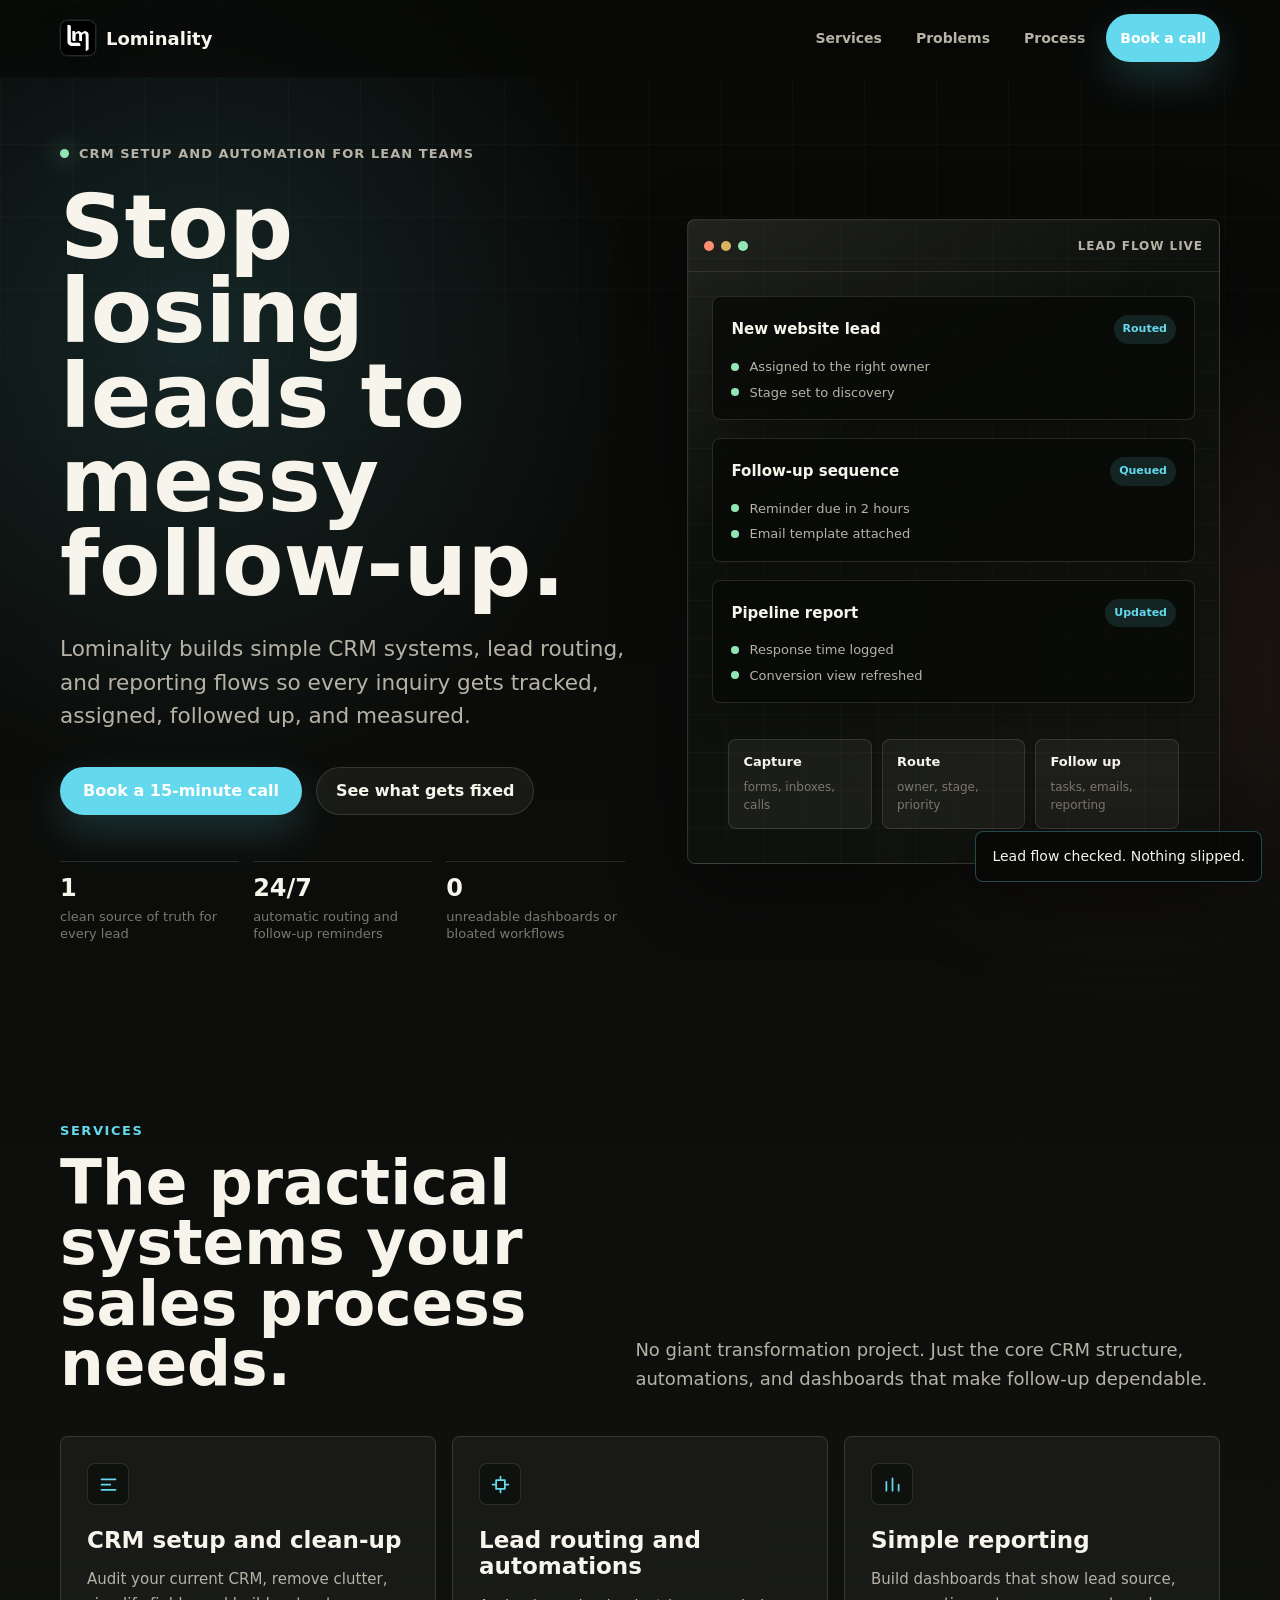
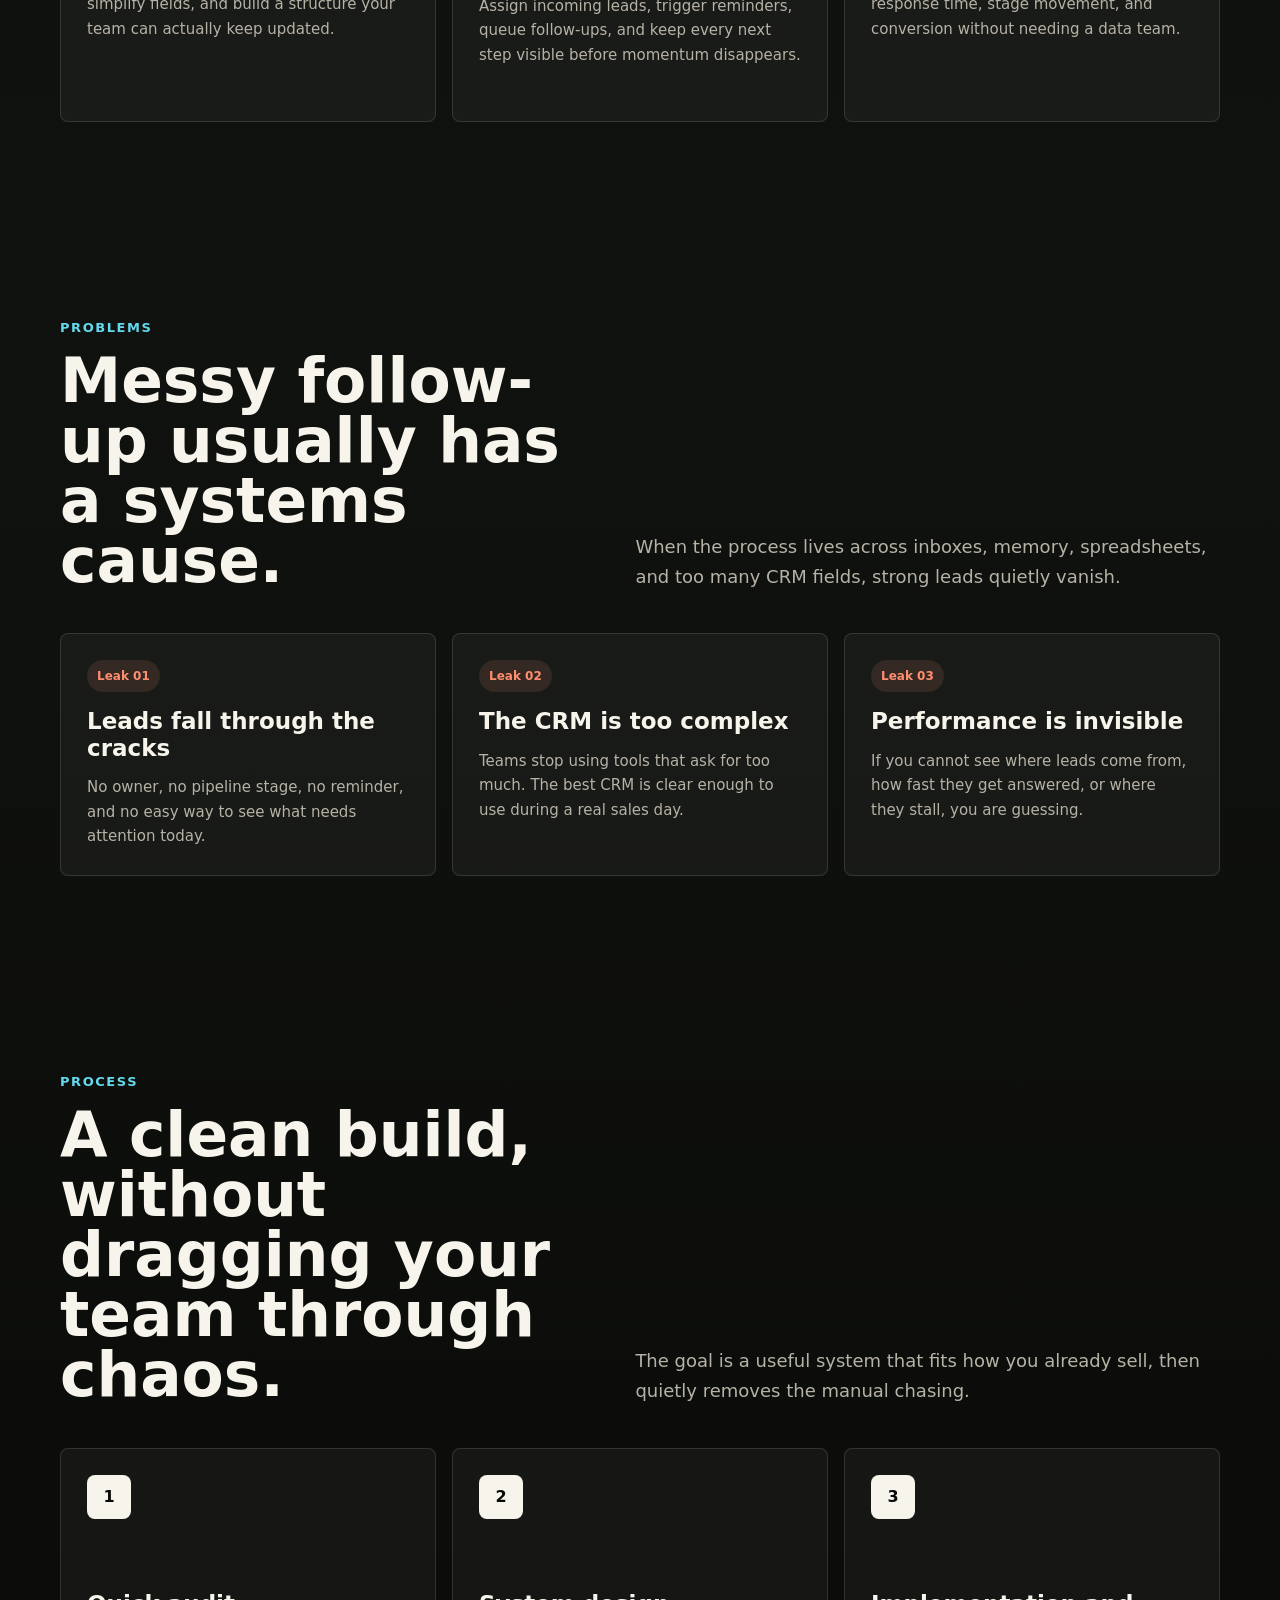
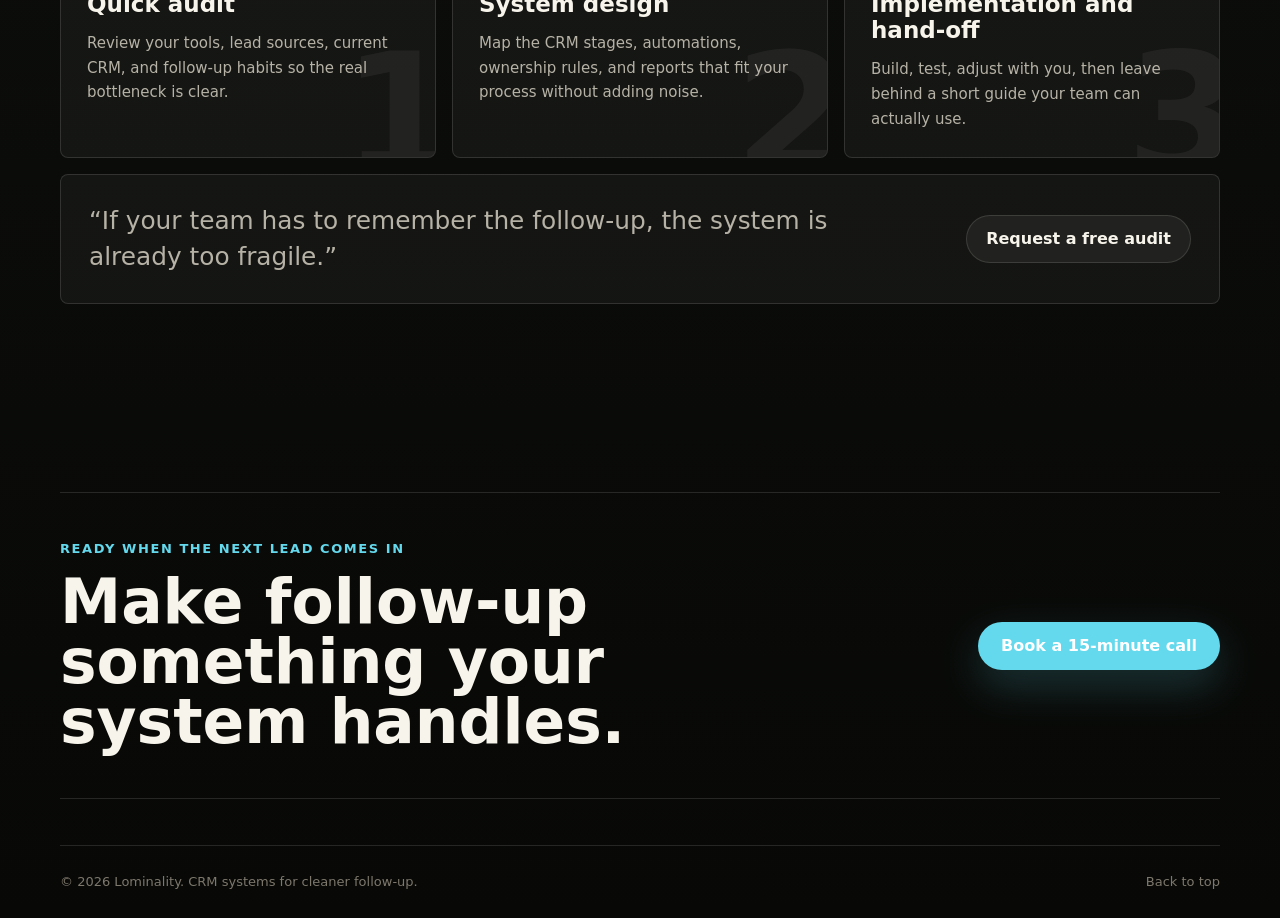
<file: notindex1.html>
<!DOCTYPE html>
<html lang="en">
<head>
    <meta charset="UTF-8">
    <meta name="viewport" content="width=device-width, initial-scale=1.0">
    <meta name="description" content="Lominality builds clean CRM and automation systems so every lead gets contacted, every time.">
    <title>Lominality - CRM Systems That Stop Lead Leakage</title>
    <style>
        :root {
            --ink: #f7f4eb;
            --muted: #b7b2a6;
            --quiet: #7d776c;
            --black: #080907;
            --charcoal: #11130f;
            --line: rgba(247, 244, 235, 0.13);
            --cyan: #64d9ed;
            --mint: #92e6b5;
            --coral: #ff8e70;
            --gold: #d8b25f;
            --shadow: 0 24px 70px rgba(0, 0, 0, 0.42);
        }

        * {
            box-sizing: border-box;
            margin: 0;
            padding: 0;
        }

        html {
            scroll-behavior: smooth;
        }

        body {
            min-width: 320px;
            background:
                radial-gradient(circle at 15% 8%, rgba(100, 217, 237, 0.13), transparent 28rem),
                radial-gradient(circle at 88% 16%, rgba(255, 142, 112, 0.1), transparent 22rem),
                linear-gradient(180deg, #080907 0%, #10120f 46%, #080907 100%);
            color: var(--ink);
            font-family: Inter, ui-sans-serif, system-ui, -apple-system, BlinkMacSystemFont, "Segoe UI", sans-serif;
            line-height: 1.5;
            overflow-x: hidden;
        }

        body.nav-open {
            overflow: hidden;
        }

        a {
            color: inherit;
            text-decoration: none;
        }

        button,
        input,
        textarea {
            font: inherit;
        }

        .page-shell {
            position: relative;
            isolation: isolate;
        }

        .page-shell::before {
            position: fixed;
            inset: 0;
            z-index: -2;
            pointer-events: none;
            content: "";
            background-image:
                linear-gradient(rgba(247, 244, 235, 0.04) 1px, transparent 1px),
                linear-gradient(90deg, rgba(247, 244, 235, 0.035) 1px, transparent 1px);
            background-size: 72px 72px;
            mask-image: linear-gradient(to bottom, rgba(0, 0, 0, 0.85), transparent 82%);
        }

        .container {
            width: min(1160px, calc(100% - 40px));
            margin-inline: auto;
        }

        .site-header {
            position: sticky;
            top: 0;
            z-index: 30;
            border-bottom: 1px solid transparent;
            background: rgba(8, 9, 7, 0.68);
            backdrop-filter: blur(18px);
            transition: border-color 180ms ease, background 180ms ease;
        }

        .site-header.is-scrolled {
            border-color: var(--line);
            background: rgba(8, 9, 7, 0.88);
        }

        .nav {
            display: flex;
            min-height: 76px;
            align-items: center;
            justify-content: space-between;
            gap: 18px;
        }

        .logo {
            display: inline-flex;
            align-items: center;
            gap: 10px;
            font-size: 18px;
            font-weight: 760;
            letter-spacing: 0;
        }

        .logo-mark {
            display: block;
            width: 36px;
            height: 36px;
            border: 1px solid rgba(247, 244, 235, 0.16);
            border-radius: 8px;
            background: #000;
            object-fit: cover;
            box-shadow: 0 0 0 1px rgba(100, 217, 237, 0.08), 0 10px 24px rgba(0, 0, 0, 0.28);
        }

        .nav-links {
            display: flex;
            align-items: center;
            gap: 8px;
        }

        .nav-links a {
            border-radius: 999px;
            color: var(--muted);
            font-size: 14px;
            font-weight: 650;
            padding: 10px 13px;
            transition: color 180ms ease, background 180ms ease;
        }

        .nav-links a:hover,
        .nav-links a.is-active {
            background: rgba(247, 244, 235, 0.07);
            color: var(--ink);
        }

        .menu-button {
            display: none;
            width: 42px;
            height: 42px;
            place-items: center;
            border: 1px solid var(--line);
            border-radius: 8px;
            background: rgba(247, 244, 235, 0.05);
            color: var(--ink);
            cursor: pointer;
        }

        .menu-button span,
        .menu-button span::before,
        .menu-button span::after {
            display: block;
            width: 18px;
            height: 2px;
            border-radius: 999px;
            background: currentColor;
            transition: transform 180ms ease, opacity 180ms ease;
        }

        .menu-button span {
            position: relative;
        }

        .menu-button span::before,
        .menu-button span::after {
            position: absolute;
            left: 0;
            content: "";
        }

        .menu-button span::before {
            top: -6px;
        }

        .menu-button span::after {
            top: 6px;
        }

        body.nav-open .menu-button span {
            transform: rotate(45deg);
        }

        body.nav-open .menu-button span::before {
            opacity: 0;
        }

        body.nav-open .menu-button span::after {
            transform: translateY(-6px) rotate(-90deg);
        }

        .button {
            display: inline-flex;
            min-height: 48px;
            align-items: center;
            justify-content: center;
            gap: 9px;
            border: 1px solid transparent;
            border-radius: 999px;
            cursor: pointer;
            font-weight: 760;
            line-height: 1;
            transition: transform 180ms ease, box-shadow 180ms ease, background 180ms ease, border-color 180ms ease;
            white-space: nowrap;
        }

        .button:hover {
            transform: translateY(-2px);
        }

        .button-primary {
            background: var(--cyan);
            box-shadow: 0 16px 42px rgba(100, 217, 237, 0.2);
            color: #fff;
            padding: 0 22px;
        }

        .button-primary:hover {
            background: #78e7f7;
            box-shadow: 0 18px 48px rgba(100, 217, 237, 0.28);
        }

        .nav-links a.button-primary,
        .nav-links a.button-primary:hover,
        .nav-links a.button-primary:focus-visible {
            color: #fff;
        }

        .button-secondary {
            border-color: var(--line);
            background: rgba(247, 244, 235, 0.055);
            color: var(--ink);
            padding: 0 19px;
        }

        .button-secondary:hover {
            border-color: rgba(247, 244, 235, 0.28);
            background: rgba(247, 244, 235, 0.09);
        }

        .hero {
            display: grid;
            min-height: calc(100vh - 76px);
            align-items: center;
            gap: 62px;
            grid-template-columns: minmax(0, 1.03fr) minmax(360px, 0.97fr);
            padding: 64px 0 80px;
        }

        .eyebrow {
            display: inline-flex;
            align-items: center;
            gap: 10px;
            margin-bottom: 22px;
            color: var(--muted);
            font-size: 13px;
            font-weight: 720;
            letter-spacing: 0.08em;
            text-transform: uppercase;
        }

        .eyebrow::before {
            width: 9px;
            height: 9px;
            border-radius: 999px;
            background: var(--mint);
            box-shadow: 0 0 22px rgba(146, 230, 181, 0.75);
            content: "";
        }

        h1 {
            max-width: 780px;
            font-size: clamp(3.15rem, 7vw, 6.7rem);
            font-weight: 810;
            letter-spacing: 0;
            line-height: 0.94;
        }

        .hero-copy {
            max-width: 650px;
            margin-top: 26px;
            color: var(--muted);
            font-size: clamp(1.05rem, 2vw, 1.35rem);
            line-height: 1.55;
        }

        .hero-actions {
            display: flex;
            flex-wrap: wrap;
            gap: 14px;
            margin-top: 34px;
        }

        .proof-row {
            display: grid;
            max-width: 630px;
            margin-top: 46px;
            gap: 14px;
            grid-template-columns: repeat(3, minmax(0, 1fr));
        }

        .proof-item {
            border-top: 1px solid var(--line);
            padding-top: 14px;
        }

        .proof-item strong {
            display: block;
            color: var(--ink);
            font-size: 24px;
            line-height: 1;
        }

        .proof-item span {
            display: block;
            margin-top: 8px;
            color: var(--quiet);
            font-size: 13px;
            line-height: 1.35;
        }

        .system-visual {
            position: relative;
            display: flex;
            flex-direction: column;
            min-height: 560px;
            border: 1px solid rgba(247, 244, 235, 0.14);
            border-radius: 8px;
            background:
                linear-gradient(150deg, rgba(247, 244, 235, 0.08), transparent 34%),
                rgba(17, 19, 15, 0.8);
            box-shadow: var(--shadow);
            overflow: hidden;
        }

        .system-visual::before {
            position: absolute;
            inset: 0;
            background-image:
                linear-gradient(rgba(247, 244, 235, 0.045) 1px, transparent 1px),
                linear-gradient(90deg, rgba(247, 244, 235, 0.035) 1px, transparent 1px);
            background-size: 38px 38px;
            content: "";
            opacity: 0.6;
        }

        .visual-topbar {
            position: relative;
            flex: 0 0 auto;
            display: flex;
            height: 52px;
            align-items: center;
            justify-content: space-between;
            border-bottom: 1px solid rgba(247, 244, 235, 0.1);
            padding: 0 16px;
        }

        .traffic {
            display: flex;
            gap: 7px;
        }

        .traffic span {
            width: 10px;
            height: 10px;
            border-radius: 999px;
            background: var(--coral);
        }

        .traffic span:nth-child(2) {
            background: var(--gold);
        }

        .traffic span:nth-child(3) {
            background: var(--mint);
        }

        .visual-status {
            color: var(--muted);
            font-size: 12px;
            font-weight: 720;
            letter-spacing: 0.08em;
            text-transform: uppercase;
        }

        .pipeline {
            position: relative;
            display: grid;
            flex: 1 1 auto;
            gap: 18px;
            padding: 24px 24px 160px;
        }

        .lead-card {
            position: relative;
            border: 1px solid rgba(247, 244, 235, 0.13);
            border-radius: 8px;
            background: rgba(8, 9, 7, 0.78);
            padding: 18px;
            box-shadow: 0 15px 34px rgba(0, 0, 0, 0.2);
            transform: translateY(18px);
            opacity: 0;
            transition: opacity 700ms ease, transform 700ms ease, border-color 220ms ease;
        }

        .lead-card.is-visible {
            opacity: 1;
            transform: translateY(0);
        }

        .lead-card:hover {
            border-color: rgba(100, 217, 237, 0.42);
        }

        .lead-head {
            display: flex;
            align-items: center;
            justify-content: space-between;
            gap: 12px;
            margin-bottom: 14px;
        }

        .lead-name {
            font-size: 15px;
            font-weight: 780;
        }

        .tag {
            flex: 0 0 auto;
            border-radius: 999px;
            background: rgba(100, 217, 237, 0.12);
            color: var(--cyan);
            font-size: 11px;
            font-weight: 760;
            padding: 6px 9px;
            white-space: nowrap;
        }

        .lead-meta {
            display: grid;
            gap: 8px;
        }

        .lead-line {
            display: flex;
            align-items: center;
            gap: 10px;
            color: var(--muted);
            font-size: 13px;
            line-height: 1.35;
        }

        .lead-line::before {
            flex: 0 0 auto;
            width: 8px;
            height: 8px;
            border-radius: 999px;
            background: var(--mint);
            content: "";
        }

        .automation-path {
            position: absolute;
            right: 40px;
            bottom: 34px;
            left: 40px;
            display: grid;
            gap: 10px;
            grid-template-columns: repeat(3, minmax(0, 1fr));
        }

        .path-step {
            position: relative;
            min-height: 82px;
            border: 1px solid rgba(247, 244, 235, 0.12);
            border-radius: 8px;
            background: rgba(247, 244, 235, 0.05);
            padding: 14px;
            overflow: hidden;
        }

        .path-step::after {
            position: absolute;
            inset: auto 0 0;
            height: 3px;
            background: linear-gradient(90deg, var(--cyan), var(--mint), var(--coral));
            content: "";
            transform: scaleX(0);
            transform-origin: left;
        }

        .path-step.is-running::after {
            animation: fillLine 2.7s ease-in-out infinite;
        }

        .path-step strong {
            display: block;
            font-size: 13px;
            line-height: 1.25;
        }

        .path-step span {
            display: block;
            margin-top: 8px;
            color: var(--quiet);
            font-size: 12px;
        }

        .section {
            padding: 98px 0;
        }

        .section-header {
            display: grid;
            align-items: end;
            gap: 20px;
            grid-template-columns: 0.95fr 1fr;
            margin-bottom: 42px;
        }

        .kicker {
            color: var(--cyan);
            font-size: 13px;
            font-weight: 820;
            letter-spacing: 0.12em;
            text-transform: uppercase;
        }

        h2 {
            margin-top: 13px;
            font-size: clamp(2.25rem, 4.8vw, 4.6rem);
            font-weight: 810;
            letter-spacing: 0;
            line-height: 0.98;
        }

        .section-lede {
            color: var(--muted);
            font-size: 18px;
            line-height: 1.65;
        }

        .service-grid,
        .problem-grid {
            display: grid;
            gap: 16px;
            grid-template-columns: repeat(3, minmax(0, 1fr));
        }

        .service-card,
        .problem-card,
        .step-card,
        .quote-panel {
            border: 1px solid var(--line);
            border-radius: 8px;
            background: rgba(247, 244, 235, 0.045);
        }

        .service-card,
        .problem-card {
            min-height: 286px;
            padding: 26px;
            transition: transform 220ms ease, border-color 220ms ease, background 220ms ease;
        }

        .service-card:hover,
        .problem-card:hover {
            border-color: rgba(100, 217, 237, 0.4);
            background: rgba(247, 244, 235, 0.065);
            transform: translateY(-4px);
        }

        .card-icon {
            display: grid;
            width: 42px;
            height: 42px;
            place-items: center;
            margin-bottom: 22px;
            border: 1px solid rgba(247, 244, 235, 0.13);
            border-radius: 8px;
            background: rgba(8, 9, 7, 0.46);
            color: var(--cyan);
        }

        .card-icon svg {
            width: 21px;
            height: 21px;
        }

        h3 {
            font-size: 23px;
            font-weight: 760;
            letter-spacing: 0;
            line-height: 1.14;
        }

        .service-card p,
        .problem-card p,
        .step-card p {
            margin-top: 14px;
            color: var(--muted);
            font-size: 15px;
            line-height: 1.65;
        }

        .problem-card {
            min-height: 230px;
        }

        .problem-card strong {
            display: inline-flex;
            margin-bottom: 16px;
            border-radius: 999px;
            background: rgba(255, 142, 112, 0.12);
            color: var(--coral);
            font-size: 12px;
            font-weight: 800;
            padding: 7px 10px;
        }

        .workflow {
            display: grid;
            gap: 16px;
            grid-template-columns: repeat(3, minmax(0, 1fr));
        }

        .step-card {
            position: relative;
            min-height: 300px;
            padding: 26px;
            overflow: hidden;
        }

        .step-card::after {
            position: absolute;
            right: -24px;
            bottom: -42px;
            color: rgba(247, 244, 235, 0.06);
            content: attr(data-step);
            font-size: 168px;
            font-weight: 820;
            line-height: 1;
        }

        .step-number {
            display: grid;
            width: 44px;
            height: 44px;
            place-items: center;
            margin-bottom: 72px;
            border-radius: 8px;
            background: var(--ink);
            color: var(--black);
            font-weight: 860;
        }

        .quote-panel {
            display: grid;
            align-items: center;
            gap: 28px;
            grid-template-columns: 1fr auto;
            margin-top: 16px;
            padding: 28px;
        }

        .quote-panel p {
            max-width: 780px;
            color: var(--muted);
            font-size: clamp(1.15rem, 2vw, 1.55rem);
            line-height: 1.45;
        }

        .footer-cta {
            padding: 90px 0 46px;
        }

        .cta-band {
            display: grid;
            align-items: center;
            gap: 30px;
            grid-template-columns: 1fr auto;
            border-block: 1px solid var(--line);
            padding: 46px 0;
        }

        .cta-band h2 {
            max-width: 780px;
        }

        .footer {
            display: flex;
            align-items: center;
            justify-content: space-between;
            gap: 20px;
            border-top: 1px solid var(--line);
            padding: 26px 0;
            color: var(--quiet);
            font-size: 13px;
        }

        .reveal {
            opacity: 0;
            transform: translateY(24px);
            transition: opacity 650ms ease, transform 650ms ease;
        }

        .reveal.is-visible {
            opacity: 1;
            transform: translateY(0);
        }

        .toast {
            position: fixed;
            right: 18px;
            bottom: 18px;
            z-index: 50;
            max-width: 310px;
            border: 1px solid rgba(100, 217, 237, 0.3);
            border-radius: 8px;
            background: rgba(8, 9, 7, 0.92);
            box-shadow: var(--shadow);
            color: var(--ink);
            font-size: 14px;
            padding: 14px 16px;
            transform: translateY(16px);
            opacity: 0;
            pointer-events: none;
            transition: opacity 220ms ease, transform 220ms ease;
        }

        .toast.is-visible {
            opacity: 1;
            transform: translateY(0);
        }

        @keyframes fillLine {
            0% {
                transform: scaleX(0);
            }
            55%,
            100% {
                transform: scaleX(1);
            }
        }

        @media (prefers-reduced-motion: reduce) {
            *,
            *::before,
            *::after {
                animation-duration: 0.01ms !important;
                animation-iteration-count: 1 !important;
                scroll-behavior: auto !important;
                transition-duration: 0.01ms !important;
            }
        }

        @media (max-width: 980px) {
            .container {
                width: min(100% - 32px, 720px);
            }

            .nav {
                min-height: 70px;
            }

            .nav-links {
                position: fixed;
                top: 70px;
                right: 16px;
                left: 16px;
                display: grid;
                border: 1px solid var(--line);
                border-radius: 8px;
                background: rgba(8, 9, 7, 0.96);
                box-shadow: var(--shadow);
                padding: 12px;
                transform: translateY(-12px);
                opacity: 0;
                pointer-events: none;
                transition: opacity 180ms ease, transform 180ms ease;
            }

            body.nav-open .nav-links {
                opacity: 1;
                pointer-events: auto;
                transform: translateY(0);
            }

            .nav-links a {
                padding: 14px;
            }

            .nav-links .button {
                width: 100%;
                margin-top: 4px;
            }

            .menu-button {
                display: grid;
            }

            .hero {
                min-height: auto;
                grid-template-columns: 1fr;
                gap: 34px;
                padding: 56px 0 68px;
            }

            .system-visual {
                min-height: 520px;
            }

            .section {
                padding: 76px 0;
            }

            .section-header,
            .cta-band,
            .quote-panel {
                grid-template-columns: 1fr;
            }

            .section-header {
                margin-bottom: 30px;
            }

            .service-grid,
            .problem-grid,
            .workflow {
                grid-template-columns: 1fr;
            }

            .service-card,
            .problem-card,
            .step-card {
                min-height: auto;
            }

            .step-number {
                margin-bottom: 38px;
            }

            .quote-panel .button,
            .cta-band .button {
                justify-self: start;
            }
        }

        @media (max-width: 620px) {
            .container {
                width: min(100% - 28px, 520px);
            }

            .site-header {
                position: sticky;
            }

            .logo {
                font-size: 16px;
            }

            .logo-mark {
                width: 34px;
                height: 34px;
            }

            .hero {
                padding-top: 42px;
            }

            h1 {
                font-size: clamp(2.8rem, 14vw, 4.4rem);
            }

            .hero-copy,
            .section-lede {
                font-size: 16px;
            }

            .hero-actions,
            .proof-row {
                grid-template-columns: 1fr;
            }

            .hero-actions {
                display: grid;
            }

            .button {
                width: 100%;
            }

            .proof-row {
                display: grid;
                margin-top: 34px;
            }

            .system-visual {
                min-height: 0;
                overflow: visible;
            }

            .pipeline {
                gap: 12px;
                padding: 16px;
            }

            .lead-card {
                padding: 16px;
            }

            .lead-head {
                align-items: center;
                flex-direction: row;
                margin-bottom: 12px;
            }

            .lead-name {
                min-width: 0;
                overflow-wrap: anywhere;
            }

            .lead-line {
                align-items: flex-start;
                font-size: 12px;
            }

            .lead-line::before {
                margin-top: 4px;
            }

            .automation-path {
                position: relative;
                right: auto;
                bottom: auto;
                left: auto;
                margin: 0 16px 16px;
                grid-template-columns: 1fr;
            }

            .path-step {
                min-height: 0;
                padding: 12px 14px 14px;
            }

            .path-step strong,
            .path-step span {
                line-height: 1.25;
            }

            .section {
                padding: 64px 0;
            }

            h2 {
                font-size: clamp(2.2rem, 11vw, 3.6rem);
            }

            .service-card,
            .problem-card,
            .step-card,
            .quote-panel {
                padding: 22px;
            }

            h3 {
                font-size: 21px;
            }

            .footer-cta {
                padding-top: 62px;
            }

            .cta-band {
                padding: 34px 0;
            }

            .footer {
                align-items: flex-start;
                flex-direction: column;
            }
        }
    </style>
</head>
<body>
    <div class="page-shell">
        <header class="site-header" data-header>
            <nav class="nav container" aria-label="Primary navigation">
                <a href="#home" class="logo" aria-label="Lominality home">
                    <img class="logo-mark" src="Lominality%20Square.jpg" alt="" width="72" height="72">
                    <span>Lominality</span>
                </a>

                <button class="menu-button" type="button" aria-label="Open navigation menu" aria-expanded="false" data-menu-button>
                    <span aria-hidden="true"></span>
                </button>

                <div class="nav-links" data-nav-links>
                    <a href="#services">Services</a>
                    <a href="#problems">Problems</a>
                    <a href="#process">Process</a>
                    <a href="https://calendar.app.google/Gyg8Z2e34V1AoTU7A" target="_blank" rel="noreferrer" class="button button-primary">Book a call</a>
                </div>
            </nav>
        </header>

        <main>
            <section class="hero container" id="home">
                <div class="reveal">
                    <p class="eyebrow">CRM setup and automation for lean teams</p>
                    <h1>Stop losing leads to messy follow-up.</h1>
                    <p class="hero-copy">Lominality builds simple CRM systems, lead routing, and reporting flows so every inquiry gets tracked, assigned, followed up, and measured.</p>

                    <div class="hero-actions">
                        <a href="https://calendar.app.google/Gyg8Z2e34V1AoTU7A" target="_blank" rel="noreferrer" class="button button-primary">Book a 15-minute call</a>
                        <a href="#services" class="button button-secondary">See what gets fixed</a>
                    </div>

                    <div class="proof-row" aria-label="Lominality outcomes">
                        <div class="proof-item">
                            <strong>1</strong>
                            <span>clean source of truth for every lead</span>
                        </div>
                        <div class="proof-item">
                            <strong>24/7</strong>
                            <span>automatic routing and follow-up reminders</span>
                        </div>
                        <div class="proof-item">
                            <strong>0</strong>
                            <span>unreadable dashboards or bloated workflows</span>
                        </div>
                    </div>
                </div>

                <div class="system-visual reveal" aria-label="Animated CRM workflow preview">
                    <div class="visual-topbar">
                        <div class="traffic" aria-hidden="true">
                            <span></span>
                            <span></span>
                            <span></span>
                        </div>
                        <div class="visual-status">Lead flow live</div>
                    </div>

                    <div class="pipeline">
                        <article class="lead-card">
                            <div class="lead-head">
                                <div class="lead-name">New website lead</div>
                                <span class="tag">Routed</span>
                            </div>
                            <div class="lead-meta">
                                <div class="lead-line">Assigned to the right owner</div>
                                <div class="lead-line">Stage set to discovery</div>
                            </div>
                        </article>

                        <article class="lead-card">
                            <div class="lead-head">
                                <div class="lead-name">Follow-up sequence</div>
                                <span class="tag">Queued</span>
                            </div>
                            <div class="lead-meta">
                                <div class="lead-line">Reminder due in 2 hours</div>
                                <div class="lead-line">Email template attached</div>
                            </div>
                        </article>

                        <article class="lead-card">
                            <div class="lead-head">
                                <div class="lead-name">Pipeline report</div>
                                <span class="tag">Updated</span>
                            </div>
                            <div class="lead-meta">
                                <div class="lead-line">Response time logged</div>
                                <div class="lead-line">Conversion view refreshed</div>
                            </div>
                        </article>
                    </div>

                    <div class="automation-path">
                        <div class="path-step">
                            <strong>Capture</strong>
                            <span>forms, inboxes, calls</span>
                        </div>
                        <div class="path-step">
                            <strong>Route</strong>
                            <span>owner, stage, priority</span>
                        </div>
                        <div class="path-step">
                            <strong>Follow up</strong>
                            <span>tasks, emails, reporting</span>
                        </div>
                    </div>
                </div>
            </section>

            <section class="section container" id="services">
                <div class="section-header reveal">
                    <div>
                        <p class="kicker">Services</p>
                        <h2>The practical systems your sales process needs.</h2>
                    </div>
                    <p class="section-lede">No giant transformation project. Just the core CRM structure, automations, and dashboards that make follow-up dependable.</p>
                </div>

                <div class="service-grid">
                    <article class="service-card reveal">
                        <div class="card-icon" aria-hidden="true">
                            <svg viewBox="0 0 24 24" fill="none">
                                <path d="M4 6h16M4 12h10M4 18h16" stroke="currentColor" stroke-width="2" stroke-linecap="round"/>
                            </svg>
                        </div>
                        <h3>CRM setup and clean-up</h3>
                        <p>Audit your current CRM, remove clutter, simplify fields, and build a structure your team can actually keep updated.</p>
                    </article>

                    <article class="service-card reveal">
                        <div class="card-icon" aria-hidden="true">
                            <svg viewBox="0 0 24 24" fill="none">
                                <path d="M7 7h10v10H7zM3 12h4M17 12h4M12 3v4M12 17v4" stroke="currentColor" stroke-width="2" stroke-linecap="round" stroke-linejoin="round"/>
                            </svg>
                        </div>
                        <h3>Lead routing and automations</h3>
                        <p>Assign incoming leads, trigger reminders, queue follow-ups, and keep every next step visible before momentum disappears.</p>
                    </article>

                    <article class="service-card reveal">
                        <div class="card-icon" aria-hidden="true">
                            <svg viewBox="0 0 24 24" fill="none">
                                <path d="M5 19V9M12 19V5M19 19v-7" stroke="currentColor" stroke-width="2" stroke-linecap="round"/>
                            </svg>
                        </div>
                        <h3>Simple reporting</h3>
                        <p>Build dashboards that show lead source, response time, stage movement, and conversion without needing a data team.</p>
                    </article>
                </div>
            </section>

            <section class="section container" id="problems">
                <div class="section-header reveal">
                    <div>
                        <p class="kicker">Problems</p>
                        <h2>Messy follow-up usually has a systems cause.</h2>
                    </div>
                    <p class="section-lede">When the process lives across inboxes, memory, spreadsheets, and too many CRM fields, strong leads quietly vanish.</p>
                </div>

                <div class="problem-grid">
                    <article class="problem-card reveal">
                        <strong>Leak 01</strong>
                        <h3>Leads fall through the cracks</h3>
                        <p>No owner, no pipeline stage, no reminder, and no easy way to see what needs attention today.</p>
                    </article>

                    <article class="problem-card reveal">
                        <strong>Leak 02</strong>
                        <h3>The CRM is too complex</h3>
                        <p>Teams stop using tools that ask for too much. The best CRM is clear enough to use during a real sales day.</p>
                    </article>

                    <article class="problem-card reveal">
                        <strong>Leak 03</strong>
                        <h3>Performance is invisible</h3>
                        <p>If you cannot see where leads come from, how fast they get answered, or where they stall, you are guessing.</p>
                    </article>
                </div>
            </section>

            <section class="section container" id="process">
                <div class="section-header reveal">
                    <div>
                        <p class="kicker">Process</p>
                        <h2>A clean build, without dragging your team through chaos.</h2>
                    </div>
                    <p class="section-lede">The goal is a useful system that fits how you already sell, then quietly removes the manual chasing.</p>
                </div>

                <div class="workflow">
                    <article class="step-card reveal" data-step="1">
                        <div class="step-number">1</div>
                        <h3>Quick audit</h3>
                        <p>Review your tools, lead sources, current CRM, and follow-up habits so the real bottleneck is clear.</p>
                    </article>

                    <article class="step-card reveal" data-step="2">
                        <div class="step-number">2</div>
                        <h3>System design</h3>
                        <p>Map the CRM stages, automations, ownership rules, and reports that fit your process without adding noise.</p>
                    </article>

                    <article class="step-card reveal" data-step="3">
                        <div class="step-number">3</div>
                        <h3>Implementation and hand-off</h3>
                        <p>Build, test, adjust with you, then leave behind a short guide your team can actually use.</p>
                    </article>
                </div>

                <div class="quote-panel reveal">
                    <p>“If your team has to remember the follow-up, the system is already too fragile.”</p>
                    <a href="https://calendar.app.google/Gyg8Z2e34V1AoTU7A" target="_blank" rel="noreferrer" class="button button-secondary">Request a free audit</a>
                </div>
            </section>

            <section class="footer-cta container">
                <div class="cta-band reveal">
                    <div>
                        <p class="kicker">Ready when the next lead comes in</p>
                        <h2>Make follow-up something your system handles.</h2>
                    </div>
                    <a href="https://calendar.app.google/Gyg8Z2e34V1AoTU7A" target="_blank" rel="noreferrer" class="button button-primary">Book a 15-minute call</a>
                </div>
            </section>
        </main>

        <footer class="footer container">
            <span>© <span data-year></span> Lominality. CRM systems for cleaner follow-up.</span>
            <a href="#home">Back to top</a>
        </footer>
    </div>

    <div class="toast" role="status" aria-live="polite" data-toast>Lead flow checked. Nothing slipped.</div>

    <script>
        const body = document.body;
        const header = document.querySelector("[data-header]");
        const menuButton = document.querySelector("[data-menu-button]");
        const navLinks = document.querySelector("[data-nav-links]");
        const revealItems = document.querySelectorAll(".reveal, .lead-card");
        const pathSteps = document.querySelectorAll(".path-step");
        const sections = document.querySelectorAll("main section[id]");
        const navAnchors = document.querySelectorAll(".nav-links a[href^='#']");
        const toast = document.querySelector("[data-toast]");
        const year = document.querySelector("[data-year]");

        year.textContent = new Date().getFullYear();

        const setScrolledHeader = () => {
            header.classList.toggle("is-scrolled", window.scrollY > 8);
        };

        setScrolledHeader();
        window.addEventListener("scroll", setScrolledHeader, { passive: true });

        menuButton.addEventListener("click", () => {
            const isOpen = body.classList.toggle("nav-open");
            menuButton.setAttribute("aria-expanded", String(isOpen));
            menuButton.setAttribute("aria-label", isOpen ? "Close navigation menu" : "Open navigation menu");
        });

        navLinks.addEventListener("click", (event) => {
            if (event.target.closest("a")) {
                body.classList.remove("nav-open");
                menuButton.setAttribute("aria-expanded", "false");
                menuButton.setAttribute("aria-label", "Open navigation menu");
            }
        });

        const revealObserver = new IntersectionObserver((entries) => {
            entries.forEach((entry) => {
                if (entry.isIntersecting) {
                    entry.target.classList.add("is-visible");
                    revealObserver.unobserve(entry.target);
                }
            });
        }, { threshold: 0.16 });

        revealItems.forEach((item, index) => {
            item.style.transitionDelay = `${Math.min(index * 70, 280)}ms`;
            revealObserver.observe(item);
        });

        const sectionObserver = new IntersectionObserver((entries) => {
            entries.forEach((entry) => {
                if (!entry.isIntersecting) return;

                navAnchors.forEach((anchor) => {
                    anchor.classList.toggle("is-active", anchor.getAttribute("href") === `#${entry.target.id}`);
                });
            });
        }, { rootMargin: "-35% 0px -55% 0px" });

        sections.forEach((section) => sectionObserver.observe(section));

        let activeStep = 0;
        const runPathAnimation = () => {
            pathSteps.forEach((step, index) => {
                step.classList.toggle("is-running", index === activeStep);
            });
            activeStep = (activeStep + 1) % pathSteps.length;
        };

        runPathAnimation();
        window.setInterval(runPathAnimation, 1400);

        window.setTimeout(() => {
            toast.classList.add("is-visible");
            window.setTimeout(() => toast.classList.remove("is-visible"), 3100);
        }, 1700);
    </script>
</body>
</html>
</file>
<file: styles.css>
:root {
  --black: #000;
  --white: #fff;
  --gray-100: #f5f5f5;
  --gray-200: #d8d8d8;
  --gray-400: #9a9a9a;
  --gray-600: #575757;
  --gray-800: #171717;
  --gray-900: #090909;
  --line: rgba(255, 255, 255, 0.16);
  --panel: rgba(255, 255, 255, 0.055);
  --max-width: 1180px;
}

* {
  box-sizing: border-box;
}

html {
  scroll-behavior: smooth;
}

body {
  margin: 0;
  background: var(--black);
  color: var(--white);
  font-family: Inter, -apple-system, BlinkMacSystemFont, "Segoe UI", Arial, sans-serif;
  letter-spacing: 0;
  line-height: 1.5;
}

body::before {
  position: fixed;
  inset: 0;
  z-index: -1;
  pointer-events: none;
  content: "";
  background:
    linear-gradient(rgba(255, 255, 255, 0.035) 1px, transparent 1px),
    linear-gradient(90deg, rgba(255, 255, 255, 0.035) 1px, transparent 1px);
  background-size: 72px 72px;
  mask-image: linear-gradient(to bottom, black, transparent 78%);
}

a {
  color: inherit;
  text-decoration: none;
}

img {
  display: block;
  max-width: 100%;
}

.site-header {
  position: sticky;
  top: 0;
  z-index: 20;
  display: flex;
  align-items: center;
  justify-content: space-between;
  gap: 24px;
  width: min(calc(100% - 32px), var(--max-width));
  min-height: 78px;
  margin: 0 auto;
  padding: 14px 0;
  background: rgba(0, 0, 0, 0.84);
  backdrop-filter: blur(16px);
  border-bottom: 1px solid transparent;
  transition: border-color 180ms ease;
}

.site-header.is-scrolled {
  border-color: var(--line);
}

.brand {
  display: inline-flex;
  align-items: center;
  gap: 12px;
  min-width: max-content;
}

.brand__mark {
  width: 44px;
  height: 44px;
  border: 1px solid var(--white);
  object-fit: cover;
}

.brand__name {
  font-size: 0.84rem;
  font-weight: 900;
  text-transform: uppercase;
}

.site-nav {
  display: flex;
  align-items: center;
  gap: 26px;
  color: var(--gray-200);
  font-size: 0.88rem;
  font-weight: 600;
}

.site-nav a,
.site-footer a {
  transition: color 180ms ease;
}

.site-nav a:hover,
.site-footer a:hover {
  color: var(--white);
}

.header-cta {
  min-width: max-content;
  padding: 11px 18px;
  border: 1px solid var(--white);
  font-size: 0.84rem;
  font-weight: 800;
  text-transform: uppercase;
  transition: background 180ms ease, color 180ms ease, transform 180ms ease;
}

.header-cta:hover {
  background: var(--white);
  color: var(--black);
  transform: translateY(-2px);
}

.section {
  width: min(calc(100% - 32px), var(--max-width));
  margin: 0 auto;
  padding: 112px 0;
}

.hero {
  display: grid;
  grid-template-columns: minmax(0, 1.05fr) minmax(320px, 0.72fr);
  align-items: center;
  gap: 64px;
  min-height: calc(100vh - 78px);
  padding-top: 74px;
}

.eyebrow {
  margin: 0 0 18px;
  color: var(--gray-400);
  font-size: 0.78rem;
  font-weight: 900;
  text-transform: uppercase;
}

h1,
h2,
h3,
p {
  margin-top: 0;
}

h1 {
  max-width: 920px;
  margin-bottom: 24px;
  font-size: clamp(3.15rem, 9vw, 7.6rem);
  font-weight: 900;
  line-height: 0.88;
  overflow-wrap: break-word;
}

h1 span {
  display: block;
}

h2 {
  max-width: 840px;
  margin-bottom: 0;
  font-size: clamp(2.25rem, 5.6vw, 5.2rem);
  font-weight: 900;
  line-height: 0.96;
}

h3 {
  margin-bottom: 12px;
  font-size: 1.1rem;
  font-weight: 850;
}

.hero__copy {
  max-width: 650px;
  color: var(--gray-200);
  font-size: clamp(1.08rem, 2vw, 1.35rem);
}

.hero__actions {
  display: flex;
  flex-wrap: wrap;
  gap: 12px;
  margin-top: 34px;
}

.button {
  display: inline-flex;
  align-items: center;
  justify-content: center;
  min-height: 52px;
  padding: 0 22px;
  border: 1px solid var(--white);
  cursor: pointer;
  font: inherit;
  font-size: 0.86rem;
  font-weight: 900;
  line-height: 1.15;
  text-align: center;
  text-transform: uppercase;
  transition: background 180ms ease, color 180ms ease, border-color 180ms ease, transform 180ms ease;
}

.button:hover {
  transform: translateY(-2px);
}

.button--primary {
  background: var(--white);
  color: var(--black);
}

.button--primary:hover {
  background: var(--gray-200);
  border-color: var(--gray-200);
}

.button--secondary {
  background: transparent;
  color: var(--white);
}

.button--secondary:hover {
  background: var(--white);
  color: var(--black);
}

.hero__panel {
  display: grid;
  gap: 16px;
}

.signal-card,
.service-card,
.about__points article,
.lead-form {
  border: 1px solid var(--line);
  background: var(--panel);
  transition: border-color 180ms ease, background 180ms ease, transform 180ms ease;
}

.signal-card:hover,
.service-card:hover,
.about__points article:hover {
  border-color: rgba(255, 255, 255, 0.44);
  background: rgba(255, 255, 255, 0.085);
  transform: translateY(-4px);
}

.signal-card--main {
  padding: 34px;
}

.signal-card__label {
  display: block;
  margin-bottom: 50px;
  color: var(--gray-400);
  font-size: 0.76rem;
  font-weight: 900;
  text-transform: uppercase;
}

.signal-card strong {
  display: block;
  margin-bottom: 14px;
  font-size: clamp(2rem, 4vw, 3.15rem);
  font-weight: 900;
  line-height: 0.95;
}

.signal-card p,
.service-card p,
.about__points p,
.contact__copy p {
  margin-bottom: 0;
  color: var(--gray-200);
}

.metric-strip {
  display: grid;
  grid-template-columns: repeat(3, 1fr);
  border: 1px solid var(--line);
}

.metric-strip div {
  min-height: 132px;
  padding: 22px;
  border-right: 1px solid var(--line);
}

.metric-strip div:last-child {
  border-right: 0;
}

.metric-strip strong {
  display: block;
  margin-bottom: 9px;
  font-size: 1.4rem;
  font-weight: 900;
}

.metric-strip span {
  color: var(--gray-400);
  font-size: 0.82rem;
  font-weight: 700;
  text-transform: uppercase;
}

.section__intro {
  margin-bottom: 44px;
}

.about__grid {
  display: grid;
  grid-template-columns: 0.84fr 1.16fr;
  gap: 42px;
  align-items: start;
}

.large-copy {
  color: var(--gray-200);
  font-size: clamp(1.3rem, 2.4vw, 2.05rem);
  font-weight: 600;
  line-height: 1.22;
}

.about__points {
  display: grid;
  gap: 14px;
}

.about__points article {
  display: grid;
  grid-template-columns: 48px 1fr;
  gap: 8px 22px;
  padding: 26px;
}

.about__points span {
  grid-row: span 2;
  color: var(--gray-400);
  font-size: 0.8rem;
  font-weight: 900;
}

.card-grid {
  display: grid;
  grid-template-columns: repeat(5, 1fr);
  gap: 12px;
}

.service-card {
  min-height: 248px;
  padding: 26px;
}

.operator-section {
  border-top: 1px solid var(--line);
  border-bottom: 1px solid var(--line);
}

.operator-list {
  display: grid;
  gap: 1px;
  background: var(--line);
  border: 1px solid var(--line);
}

.operator-list div {
  min-height: 86px;
  padding: 0 26px;
  background: var(--black);
  transition: background 180ms ease, color 180ms ease;
}

.operator-list div:hover {
  background: var(--white);
  color: var(--black);
}

.operator-list span {
  display: flex;
  align-items: center;
  height: 100%;
  font-size: clamp(1.15rem, 2.4vw, 2.2rem);
  font-weight: 900;
}

.country-grid {
  display: grid;
  grid-template-columns: repeat(5, 1fr);
  gap: 10px;
}

.country-grid span {
  min-height: 76px;
  padding: 25px 18px;
  border: 1px solid var(--line);
  color: var(--gray-100);
  font-weight: 850;
  text-transform: uppercase;
  transition: background 180ms ease, color 180ms ease, border-color 180ms ease, transform 180ms ease;
}

.country-grid span:hover {
  background: var(--white);
  border-color: var(--white);
  color: var(--black);
  transform: translateY(-3px);
}

.contact {
  display: grid;
  grid-template-columns: 0.8fr 1.2fr;
  gap: 58px;
  align-items: start;
}

.contact__copy {
  position: sticky;
  top: 118px;
}

.contact__copy h2 {
  margin-bottom: 28px;
}

.contact__copy p:last-child {
  max-width: 520px;
}

.lead-form {
  display: grid;
  gap: 18px;
  padding: 30px;
}

.form-grid {
  display: grid;
  grid-template-columns: repeat(2, 1fr);
  gap: 18px;
}

label {
  display: grid;
  gap: 9px;
}

label span {
  color: var(--gray-200);
  font-size: 0.8rem;
  font-weight: 850;
  text-transform: uppercase;
}

input,
textarea {
  width: 100%;
  border: 1px solid var(--line);
  background: var(--black);
  color: var(--white);
  font: inherit;
  outline: 0;
  transition: border-color 180ms ease, background 180ms ease;
}

input {
  min-height: 52px;
  padding: 0 15px;
}

textarea {
  min-height: 136px;
  padding: 15px;
  resize: vertical;
}

input:focus,
textarea:focus {
  border-color: var(--white);
  background: var(--gray-900);
}

::placeholder {
  color: var(--gray-600);
}

.lead-form .button {
  width: fit-content;
}

.form-status {
  min-height: 24px;
  margin: 0;
  color: var(--gray-200);
  font-size: 0.94rem;
}

.site-footer {
  display: flex;
  justify-content: space-between;
  gap: 20px;
  width: min(calc(100% - 32px), var(--max-width));
  margin: 0 auto;
  padding: 36px 0 44px;
  border-top: 1px solid var(--line);
  color: var(--gray-400);
  font-size: 0.85rem;
  font-weight: 800;
  text-transform: uppercase;
}

.reveal {
  opacity: 0;
  transform: translateY(24px);
  transition: opacity 700ms ease, transform 700ms ease;
}

.reveal.is-visible {
  opacity: 1;
  transform: translateY(0);
}

@media (max-width: 1040px) {
  .site-nav {
    display: none;
  }

  .hero,
  .about__grid,
  .contact {
    grid-template-columns: 1fr;
  }

  .hero {
    gap: 38px;
  }

  .card-grid,
  .country-grid {
    grid-template-columns: repeat(3, 1fr);
  }

  .contact__copy {
    position: static;
  }
}

@media (max-width: 720px) {
  .site-header {
    width: min(calc(100% - 24px), var(--max-width));
    min-height: 68px;
  }

  .brand__mark {
    width: 38px;
    height: 38px;
  }

  .brand__name {
    max-width: 132px;
    line-height: 1.05;
  }

  .header-cta {
    display: none;
  }

  .section {
    width: min(calc(100% - 24px), var(--max-width));
    padding: 76px 0;
  }

  .hero {
    min-height: auto;
    padding-top: 52px;
  }

  h1 {
    font-size: clamp(2.45rem, 11.8vw, 3.25rem);
    line-height: 0.94;
  }

  .hero__copy {
    font-size: 1.02rem;
  }

  h2 {
    font-size: clamp(2.18rem, 12vw, 3.6rem);
  }

  .button {
    width: 100%;
  }

  .metric-strip,
  .form-grid {
    grid-template-columns: 1fr;
  }

  .metric-strip div {
    min-height: 96px;
    border-right: 0;
    border-bottom: 1px solid var(--line);
  }

  .metric-strip div:last-child {
    border-bottom: 0;
  }

  .about__points article {
    grid-template-columns: 1fr;
  }

  .card-grid,
  .country-grid {
    grid-template-columns: 1fr;
  }

  .service-card {
    min-height: 188px;
  }

  .operator-list div {
    min-height: 76px;
  }

  .lead-form {
    padding: 22px;
  }

  .site-footer {
    width: min(calc(100% - 24px), var(--max-width));
    flex-direction: column;
  }
}

@media (prefers-reduced-motion: reduce) {
  *,
  *::before,
  *::after {
    scroll-behavior: auto !important;
    transition-duration: 0.01ms !important;
    animation-duration: 0.01ms !important;
  }
}
</file>
